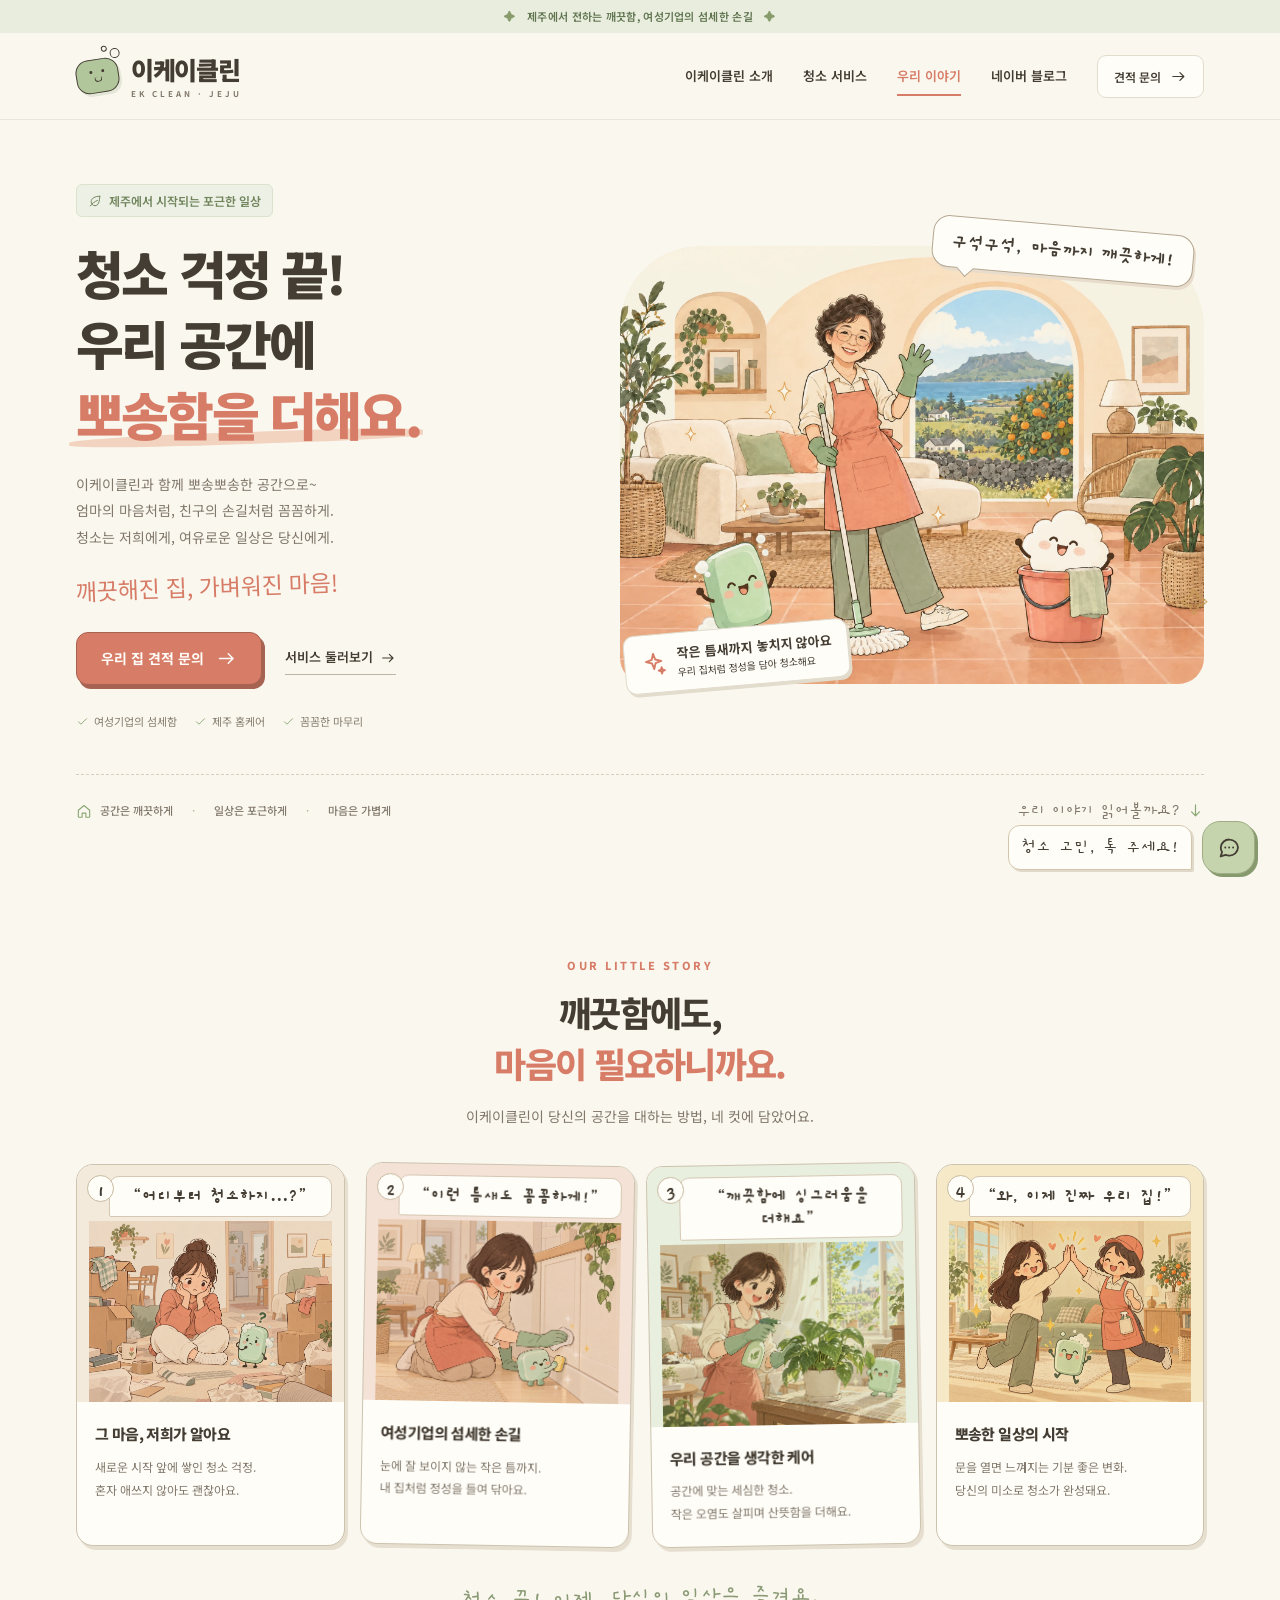
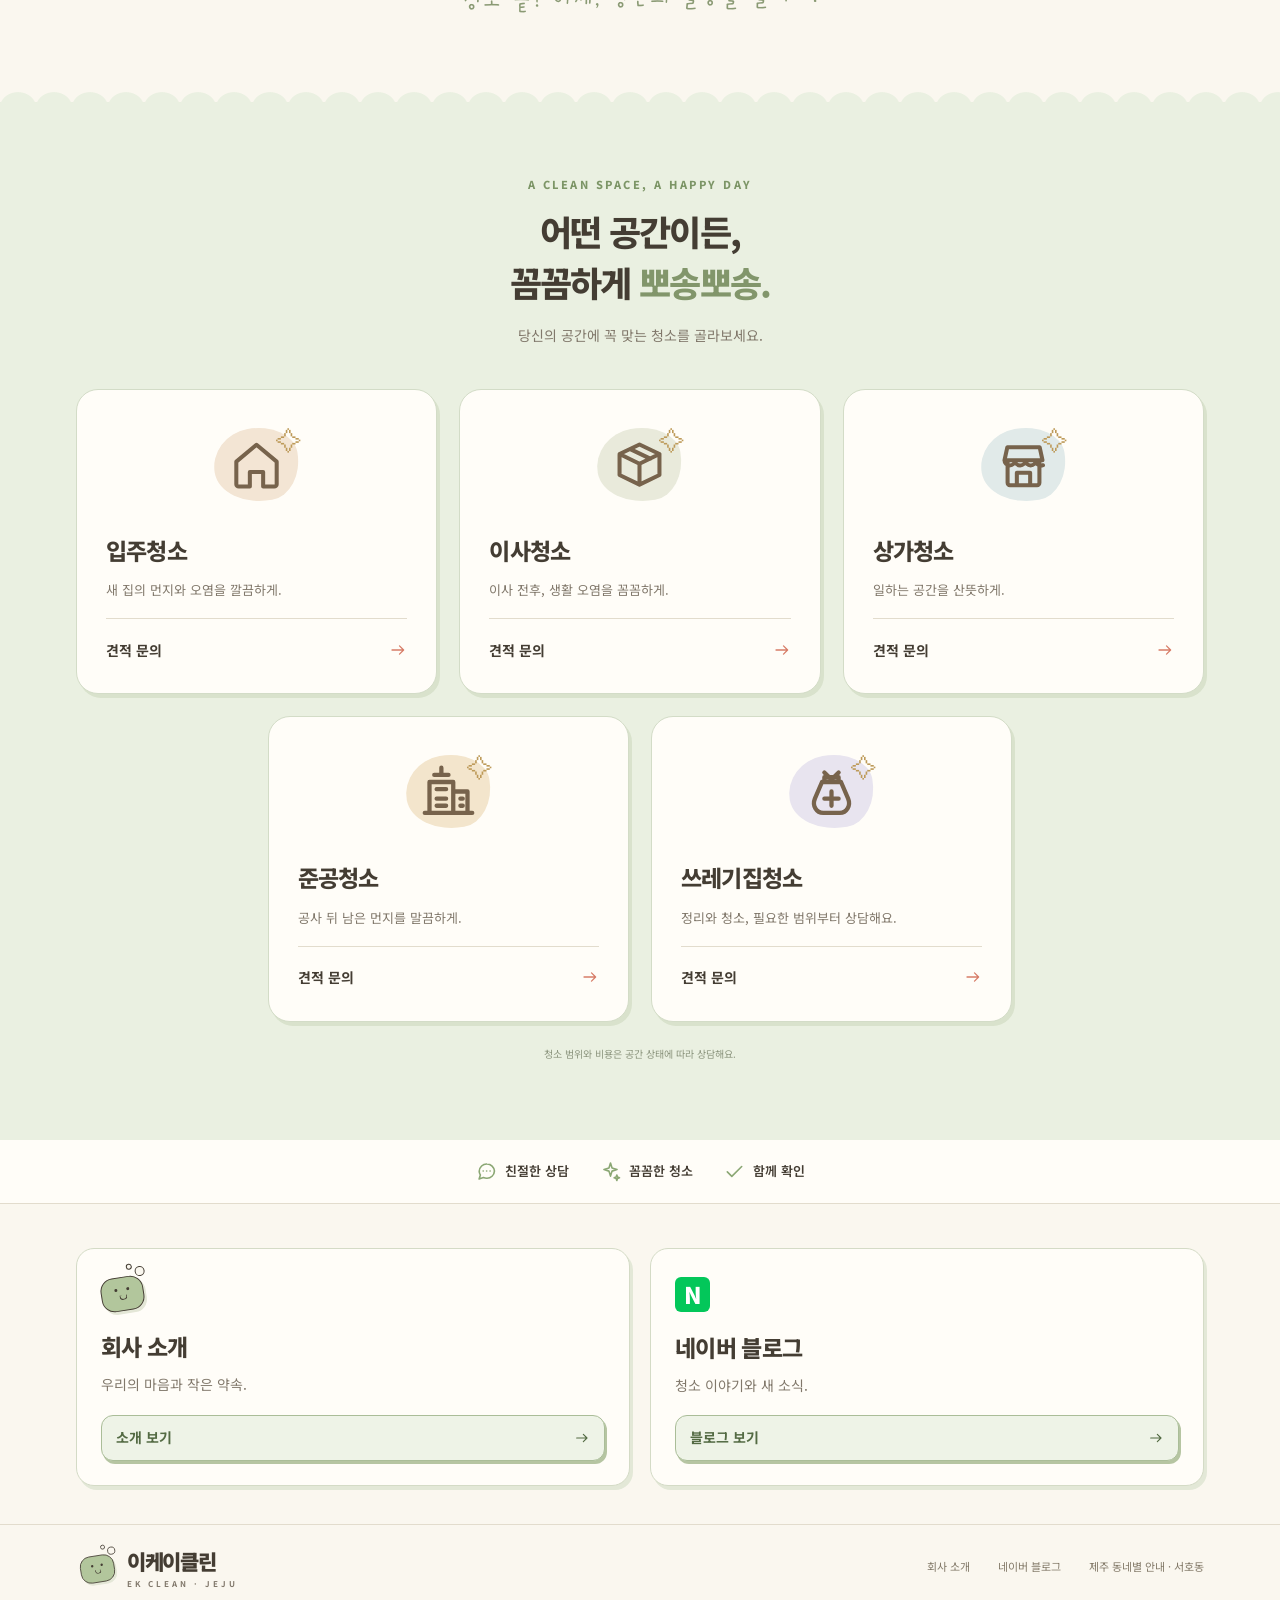
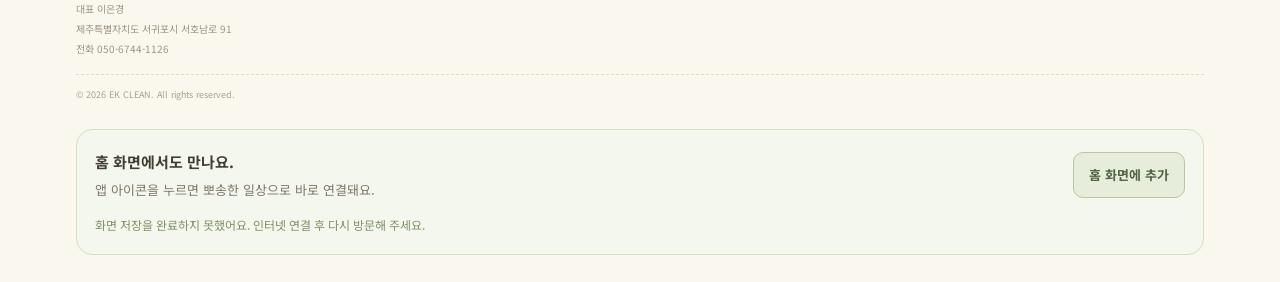
<file: index.html>
<!DOCTYPE html>
<html lang="ko">
<head>
  <meta charset="UTF-8">
  <meta name="viewport" content="width=device-width, initial-scale=1.0, viewport-fit=cover">
  <meta name="theme-color" content="#faf7ef">
  <title>이케이클린 EK CLEAN | 제주 여성기업, 입주·이사·상가·준공·쓰레기집청소</title>
  <meta name="description" content="엄마의 마음처럼, 친구의 손길처럼 꼼꼼하게. 제주 여성기업 이케이클린의 입주청소, 이사청소, 상가청소, 준공청소, 쓰레기집청소를 만나보세요. 대표 이은경, 제주특별자치도 서귀포시 서호남로 91.">
  <meta name="keywords" content="이케이클린,제주청소,서귀포청소,입주청소,이사청소,상가청소,준공청소,쓰레기집청소">
  <meta property="og:type" content="website">
  <meta property="og:site_name" content="이케이클린 EK CLEAN">
  <meta property="og:title" content="청소 걱정 끝! 이케이클린과 뽀송한 일상">
  <meta property="og:description" content="제주 여성기업의 섬세한 손길. 입주·이사·상가·준공·쓰레기집청소로 당신의 공간에 포근함을 더해요.">
  <meta name="twitter:card" content="summary">
  <!-- 정적 PWA 배포본: 글꼴, CSS, 이미지가 폴더에 포함됩니다. -->

  <script>
    /* 실제 업체 정보가 준비되면 아래 두 값만 입력하세요. 빈 값일 때는 연결 준비 안내를 표시합니다. */
    const EK_CONFIG = Object.freeze({
      phone: '050-6744-1126',
      kakaoUrl: '', // 예: https://pf.kakao.com/실제채널/chat
      businessName: '이케이클린',
      address: '제주특별자치도 서귀포시 서호남로 91'
    });
  </script>
  <link rel="manifest" href="./manifest.json">
  <link rel="icon" href="./icons/favicon-32.png" sizes="32x32" type="image/png">
  <link rel="apple-touch-icon" href="./icons/apple-touch-icon.png">
  <meta name="apple-mobile-web-app-capable" content="yes">
  <meta name="apple-mobile-web-app-title" content="이케이클린">
  <meta name="apple-mobile-web-app-status-bar-style" content="default">
  <meta name="mobile-web-app-capable" content="yes">
  <link rel="stylesheet" href="./styles/tailwind.css">
  <link rel="stylesheet" href="./styles/fonts.css">
  <link rel="stylesheet" href="./pwa.css">
  <style>
    :root{--cream:#faf7ef;--paper:#fffdf8;--ink:#443d33;--muted:#81786b;--coral:#d77c67;--peach:#f5e0d3;--sage:#8ba774;--green:#e9efdf;--line:#e2dccd;--yellow:#fae5a9}
    .sr-only{position:absolute;width:1px;height:1px;padding:0;margin:-1px;overflow:hidden;clip:rect(0,0,0,0);white-space:nowrap;border:0}
    *{box-sizing:border-box}html{scroll-behavior:smooth;scroll-padding-top:100px}body{margin:0;background:var(--cream);color:var(--ink);font-family:'Noto Sans KR',sans-serif;font-size:15px;line-height:1.75;word-break:keep-all}button,input,select,textarea{font:inherit}button,a{-webkit-tap-highlight-color:transparent}button{cursor:pointer}a{color:inherit;text-decoration:none}img{display:block;width:100%}button{color:inherit}h1,h2,h3,p{margin:0}svg.icon{width:21px;height:21px;flex-shrink:0}a:focus-visible,button:focus-visible,input:focus-visible,select:focus-visible,textarea:focus-visible{outline:3px solid var(--coral);outline-offset:5px}.container{max-width:1200px;padding:0 36px;margin:0 auto}.hand{font-family:'Gaegu',cursive}.eyebrow{color:var(--coral);font-size:11px;font-weight:800;letter-spacing:2.5px;text-transform:uppercase}.section-title{font-size:35px;line-height:1.45;font-weight:800;letter-spacing:-1.7px}.section-copy{margin-top:15px;color:var(--muted);font-size:14px}.section-heading{text-align:center;margin-bottom:42px}.section-heading .eyebrow{margin-bottom:12px}.text-coral{color:var(--coral)}.skip-link{position:fixed;top:-80px;left:16px;z-index:100;background:var(--ink);color:white;padding:10px 18px;border-radius:8px}.skip-link:focus{top:12px}
    .topnote{background:#e8eddd;text-align:center;padding:7px 20px;color:#617550;font-size:11px;font-weight:600;letter-spacing:.3px}.topnote .tiny-star{display:inline-block;margin:0 8px;color:#879b6b}.site-header{position:sticky;top:0;z-index:40;background:rgba(250,247,239,.96);border-bottom:1px solid rgba(226,220,205,.6);backdrop-filter:blur(14px)}.header-inner{height:86px;display:flex;align-items:center;justify-content:space-between;gap:28px}.brand{display:flex;align-items:center;gap:12px}.brand-name{font-size:25px;font-weight:900;letter-spacing:-1.3px;line-height:1.2}.brand-en{display:block;font-size:8px;font-weight:700;letter-spacing:3px;margin-top:5px;color:var(--muted)}.soap-mark{position:relative;display:inline-block;width:43px;height:34px;border-radius:13px;transform:rotate(-9deg);background:#b2c69c;border:1.7px solid var(--ink);box-shadow:2px 3px 0 #e4e7d7;flex-shrink:0}.soap-mark::before{content:'';position:absolute;top:10px;left:13px;width:3px;height:3px;border-radius:100%;background:var(--ink);box-shadow:12px 0 var(--ink)}.soap-mark::after{content:'';position:absolute;left:17px;top:17px;width:8px;height:5px;border:1.5px solid var(--ink);border-top:0;border-radius:0 0 8px 8px}.soap-bubble{position:absolute;top:-9px;right:-5px;width:10px;height:10px;border:1.5px solid var(--ink);background:var(--cream);border-radius:50%}.soap-bubble::after{content:'';position:absolute;right:11px;top:-5px;width:6px;height:6px;border:1.3px solid var(--ink);border-radius:50%;background:var(--cream)}.nav{display:flex;align-items:center;gap:30px;font-size:13px;font-weight:600}.nav a{position:relative;padding:8px 0;transition:color .2s}.nav a:not(.nav-cta)::after{content:'';height:2px;width:0;background:var(--coral);position:absolute;bottom:0;left:0;transition:width .2s}.nav a:hover,.nav a.active{color:var(--coral)}.nav a:hover::after,.nav a.active::after{width:100%}.btn{display:inline-flex;align-items:center;justify-content:center;gap:12px;border-radius:12px;padding:15px 24px;font-size:14px;font-weight:700;line-height:1.4;border:1px solid var(--ink);box-shadow:3px 4px 0 var(--ink);transition:transform .2s,box-shadow .2s,background .2s}.btn:hover{transform:translate(-1px,-3px);box-shadow:4px 7px 0 var(--ink)}.btn:active{transform:translate(2px,2px);box-shadow:0 1px 0 var(--ink)}.btn-coral{background:var(--coral);color:#fffdf8;border-color:#a76351;box-shadow:3px 4px 0 #a76351}.btn-coral:hover{box-shadow:4px 7px 0 #a76351;background:#cc715d}.btn-dark{background:var(--ink);color:var(--paper);border-color:var(--ink);box-shadow:3px 4px 0 #b7a792}.btn-light{background:var(--paper)}.nav-cta{border:1px solid var(--line);padding:10px 16px;border-radius:9px;background:var(--paper);display:inline-flex;align-items:center;gap:9px;font-size:12px}.nav-cta svg{width:17px;height:17px}.menu-button{display:none;border:1px solid var(--line);background:var(--paper);padding:10px;border-radius:10px}.mobile-nav{display:none}
    .hero{position:relative;overflow:hidden;padding:64px 0 52px}.hero-layout{display:grid;grid-template-columns:1fr 1.12fr;gap:22px;align-items:center}.hero-kicker{display:inline-flex;align-items:center;gap:7px;font-size:12px;font-weight:600;color:#71855d;background:#edf0e5;border:1px solid #dae3ce;padding:5px 11px;border-radius:6px;margin-bottom:21px}.hero-kicker svg{width:14px;height:14px}.hero h1{font-size:52px;font-weight:900;line-height:1.35;letter-spacing:-2.8px}.hero h1 .highlight{position:relative;white-space:nowrap;z-index:1}.hero h1 .highlight::after{content:'';position:absolute;height:12px;width:103%;background:#f1d3bf;bottom:7px;left:-2%;z-index:-1;border-radius:40% 35% 30% 40%;transform:rotate(-2deg)}.hero-sub{color:var(--muted);font-size:14px;line-height:1.9;margin-top:22px;max-width:400px}.hero-hand{font-size:23px;color:var(--coral);margin-top:15px;transform:rotate(-2deg);display:inline-block}.hero-actions{display:flex;align-items:center;gap:23px;margin-top:26px}.text-link{display:inline-flex;gap:7px;align-items:center;font-size:13px;font-weight:600;border-bottom:1px solid #bcb4a5;padding:5px 0}.text-link svg{width:16px;height:16px;transition:transform .2s}.text-link:hover svg{transform:translateX(4px)}.hero-checks{display:flex;gap:17px;margin-top:27px;color:#857d6d;font-size:11px}.hero-checks span{display:flex;align-items:center;gap:5px}.hero-checks svg{width:13px;height:13px;color:var(--sage)}.hero-art{position:relative;min-width:0;padding:26px 0 12px}.hero-art img{aspect-ratio:4/3;object-fit:contain;border-radius:80px 80px 26px 26px;mix-blend-mode:multiply}.bubble{position:relative;border:1.5px solid #b5a892;background:var(--paper);padding:13px 18px;border-radius:17px;font-family:'Gaegu',cursive;font-weight:700;font-size:20px;line-height:1.2;box-shadow:2px 3px 0 #e8ddcc}.bubble::after{content:'';position:absolute;width:12px;height:12px;background:var(--paper);border-bottom:1.5px solid #b5a892;border-right:1.5px solid #b5a892;bottom:-7px;left:28px;transform:rotate(45deg)}.hero-bubble{position:absolute;top:5px;right:10px;transform:rotate(5deg);z-index:2;animation:gentle 5s ease-in-out infinite}.hero-sticker{position:absolute;bottom:10px;left:4px;display:flex;align-items:center;gap:10px;background:#fffdf8;padding:10px 15px;border:1px solid var(--line);border-radius:11px;box-shadow:2px 3px 0 #e2dccd;transform:rotate(-5deg);font-size:10px;line-height:1.6}.hero-sticker svg{color:var(--coral);width:27px;height:27px}.hero-sticker strong{display:block;font-size:13px}.doodle-star{position:absolute;color:#c59955;font-family:'Gaegu',cursive;font-size:35px}.star-one{top:74px;left:12px;transform:rotate(15deg)}.star-two{bottom:65px;right:-5px;font-size:28px}.hero-bottom{margin-top:43px;border-top:1px dashed #d6cfbf;display:flex;justify-content:space-between;align-items:center;padding-top:21px;gap:20px;font-size:11px;color:var(--muted)}.hero-bottom .brand-promise{display:flex;align-items:center;gap:8px;font-weight:500}.hero-bottom svg{width:16px;height:16px;color:var(--sage)}.hero-bottom .dot{color:#b1b998;padding:0 11px}.scroll-hint{display:flex;align-items:center;gap:7px;font-family:'Gaegu',cursive;font-size:17px}.scroll-hint svg{transform:rotate(90deg);width:17px;height:17px}
    .story{padding:78px 0 82px}.story .section-heading{margin-bottom:36px}.story-grid{display:grid;grid-template-columns:repeat(4,minmax(0,1fr));gap:18px}.comic{position:relative;background:var(--paper);border:1px solid #ccc2ae;border-radius:17px;overflow:hidden;box-shadow:3px 4px 0 #e6dfd0;transition:transform .25s,box-shadow .25s}.comic:nth-child(2){transform:rotate(1deg)}.comic:nth-child(3){transform:rotate(-1deg)}.comic:hover{transform:translateY(-7px) rotate(-1deg);box-shadow:5px 9px 0 #e6dfd0}.comic-visual{position:relative;padding:11px 12px 0;background:#f4eadc}.comic:nth-child(2) .comic-visual{background:#f4e2d6}.comic:nth-child(3) .comic-visual{background:#e9efdf}.comic:nth-child(4) .comic-visual{background:#f5e9c8}.panel-number{position:absolute;left:10px;top:10px;display:grid;place-items:center;width:27px;height:27px;border:1px solid #c6b99e;border-radius:50%;background:var(--paper);font-family:'Gaegu',cursive;font-weight:700;font-size:19px;z-index:2}.comic-dialogue{margin:0 0 4px 20px;background:var(--paper);border:1px solid #d5c7b3;padding:8px 9px;border-radius:10px 10px 10px 2px;font-family:'Gaegu',cursive;text-align:center;font-size:18px;font-weight:700;line-height:1.25}.comic img{aspect-ratio:4/3;object-fit:contain;mix-blend-mode:multiply}.comic-body{padding:19px 18px 21px}.comic-body h3{font-size:15px;letter-spacing:-.6px;font-weight:800;margin-bottom:8px}.comic-body p{font-size:12px;color:var(--muted);line-height:1.9}.story-outro{text-align:center;font-size:24px;color:#8a9a74;margin-top:32px;transform:rotate(-1deg)}
    .services{position:relative;background:#eaf0e1;padding:73px 0 78px}.services::before{content:'';position:absolute;left:0;right:0;top:-10px;height:12px;background:radial-gradient(ellipse at center bottom,#eaf0e1 68%,transparent 72%) 0 0/36px 15px repeat-x}.services .eyebrow{color:#7c9566}.service-grid{display:grid;grid-template-columns:repeat(3,minmax(0,1fr));gap:22px}.service-card{background:var(--paper);padding:29px;border:1px solid #d3dcc7;border-radius:22px;box-shadow:3px 4px 0 #d9e2cc;position:relative;transition:transform .25s,box-shadow .25s;display:flex;flex-direction:column}.service-card:hover{transform:translateY(-7px);box-shadow:5px 10px 0 #d9e2cc}.service-top{display:flex;align-items:center;justify-content:space-between;margin-bottom:22px}.service-no{color:#a9ac94;font-size:10px;letter-spacing:1.6px}.service-tag{font-size:10px;padding:4px 9px;background:#f4e6dc;color:#aa6f58;border-radius:6px;font-weight:600}.service-icon{position:relative;width:90px;height:85px;display:grid;place-items:center;align-self:center;margin:3px 0 23px;transition:transform .3s}.service-card:hover .service-icon{transform:rotate(-5deg)}.service-icon::before{content:'';position:absolute;width:85px;height:74px;background:#f3e5d4;border-radius:47% 53% 39% 61% / 51% 42% 58% 49%;transform:rotate(-10deg)}.service-card:nth-child(2) .service-icon::before{background:#e9eadb}.service-card:nth-child(3) .service-icon::before{background:#e1eae9}.service-icon svg{position:relative;width:57px;height:57px;color:#77634c}.icon-spark{position:absolute;right:0;top:0;font-family:'Gaegu',cursive;font-size:26px;color:#bd9a59}.icon-dot{position:absolute;left:1px;bottom:9px;width:9px;height:9px;border:1px solid #cfb396;border-radius:50%}.service-card h3{font-weight:800;font-size:23px;letter-spacing:-.8px}.service-card .service-lead{color:#8c806c;font-size:12px;margin:5px 0 16px}.service-desc{font-size:13px;color:var(--muted);line-height:1.85}.service-list{margin:19px 0 23px;padding:15px 0 0;border-top:1px dashed #ded8ca;list-style:none;font-size:11px;line-height:2.2;color:#766f60}.service-list li{display:flex;align-items:center;gap:7px}.service-list svg{width:13px;height:13px;color:var(--sage)}.service-button{display:flex;justify-content:space-between;align-items:center;border:0;border-top:1px solid var(--line);padding:16px 0 0;background:transparent;font-size:12px;font-weight:700;margin-top:auto}.service-button svg{width:18px;height:18px;color:var(--coral);transition:transform .2s}.service-button:hover svg{transform:translateX(4px)}.extra-services{display:grid;grid-template-columns:1fr 1fr;gap:22px;margin-top:23px}.extra-card{display:flex;align-items:center;gap:16px;background:#f4f6ed;border:1px solid #d5dec9;border-radius:14px;padding:19px 23px}.extra-icon{display:grid;place-items:center;flex-shrink:0;width:46px;height:46px;background:#e4ead8;border-radius:12px}.extra-icon svg{width:26px;height:26px;color:#839169}.extra-card h3{font-size:14px;font-weight:700}.extra-card p{font-size:11px;color:var(--muted);margin-top:3px}.extra-card>button{margin-left:auto;border:0;background:none;padding:8px;color:#829466}.services-note{text-align:center;color:#8b947d;font-size:10px;margin-top:23px}
    .promise{padding:37px 0;background:var(--paper);border-bottom:1px solid var(--line)}.promise-inner{display:flex;align-items:center;justify-content:space-between;gap:35px}.promise-title{font-family:'Gaegu',cursive;font-size:22px;line-height:1.3;flex-shrink:0}.promise-items{display:flex;gap:38px}.promise-item{display:flex;align-items:center;gap:10px;font-size:12px;font-weight:600}.promise-item svg{color:var(--sage);width:23px;height:23px}.promise-item small{display:block;color:#99917f;font-size:10px;font-weight:400}
    .about{padding:86px 0 82px}.about-layout{display:grid;grid-template-columns:.95fr 1.05fr;gap:75px;align-items:center}.about .eyebrow{margin-bottom:15px}.about .section-title{font-size:34px}.about-quote{margin:21px 0 15px;font-family:'Gaegu',cursive;font-size:24px;color:var(--coral);line-height:1.4}.about-copy{font-size:13px;color:var(--muted);line-height:2}.founder{display:flex;gap:12px;align-items:center;margin-top:23px}.founder-badge{display:grid;place-items:center;width:42px;height:42px;background:#f3e2d5;border:1px solid #ddc6b3;border-radius:50%;font-family:'Gaegu',cursive;font-size:22px;color:#a5755c}.founder-name{font-size:13px;font-weight:700}.founder-role{font-size:10px;color:var(--muted)}.founder-sign{margin-left:auto;font-family:'Gaegu',cursive;font-size:28px;transform:rotate(-7deg);color:#786d5b}
    .closing{padding:0 0 76px}.closing-panel{background:#f4e0d4;border:1px solid #e9cbb9;border-radius:25px;padding:40px 55px;display:flex;align-items:center;justify-content:space-between;gap:30px;position:relative;overflow:hidden}.closing .section-title{font-size:30px;line-height:1.5}.closing-copy{font-size:12px;color:#a37f6c;margin-top:10px}.closing-right{display:flex;flex-direction:column;align-items:center;gap:12px;z-index:1}.closing-hand{font-family:'Gaegu',cursive;color:#a87861;font-size:19px;transform:rotate(-4deg)}.closing-note{font-size:10px;color:#9c7c6a}.closing-soap{position:absolute;left:52%;bottom:-11px;opacity:.4;transform:rotate(12deg) scale(2.7)}.closing-smallstar{position:absolute;top:18px;left:56%;font-family:'Gaegu',cursive;font-size:36px;color:#c39277}.site-footer{border-top:1px solid var(--line);padding:35px 0 27px}.footer-top{display:flex;justify-content:space-between;align-items:flex-start;gap:35px}.footer-brand .brand-name{font-size:21px}.footer-brand .soap-mark{transform:rotate(-9deg) scale(.8);margin-right:-4px}.footer-info{margin-top:15px;color:#9d9484;font-size:10px;line-height:2}.footer-links{display:flex;gap:28px;font-size:11px;color:#837a69;padding-top:8px}.footer-links a:hover{color:var(--coral)}.footer-bottom{margin-top:26px;border-top:1px dashed #e0d9cb;padding-top:16px;display:flex;justify-content:space-between;font-size:9px;color:#aaa18f}.footer-bottom .hand{font-size:16px;color:#9ca88a}.desktop-consult{position:fixed;right:25px;bottom:26px;z-index:35;display:flex;align-items:center;gap:10px}.floating-note{background:var(--paper);border:1px solid #d4c6ae;border-radius:12px 12px 2px 12px;padding:6px 12px;font-family:'Gaegu',cursive;font-size:18px;box-shadow:2px 2px 0 #e0d8c9}.floating-btn{display:grid;place-items:center;border:1px solid #9eac83;background:#c6d4ae;border-radius:18px;width:53px;height:53px;box-shadow:3px 3px 0 #879a6e;transition:transform .2s}.floating-btn:hover{transform:translateY(-4px)}.floating-btn svg{width:26px;height:26px}.mobile-cta{display:none}.back-top{position:fixed;right:34px;bottom:95px;z-index:34;background:var(--paper);border:1px solid var(--line);border-radius:50%;width:35px;height:35px;display:grid;place-items:center;opacity:0;visibility:hidden;transition:opacity .2s}.back-top.visible{opacity:1;visibility:visible}.back-top svg{width:16px;height:16px;transform:rotate(-90deg)}
    .consult-dialog{width:min(520px,calc(100% - 32px));padding:0;border:1px solid #bfae94;border-radius:23px;color:var(--ink);background:var(--cream);box-shadow:8px 10px 0 rgba(68,61,51,.15);max-height:calc(100dvh - 40px);overflow-y:auto}.consult-dialog::backdrop{background:rgba(54,49,42,.38);backdrop-filter:blur(4px)}.dialog-content{padding:30px}.dialog-close{position:absolute;top:15px;right:16px;border:0;background:#ede7da;border-radius:50%;padding:7px}.dialog-close svg{width:17px;height:17px}.dialog-title{font-size:24px;font-weight:800;line-height:1.4;letter-spacing:-.9px;margin:6px 0 10px}.dialog-copy{font-size:12px;color:var(--muted);margin-bottom:19px;line-height:1.8}.contact-status{border:1px solid #e8d4b6;background:#f5ecda;border-radius:9px;padding:10px 12px;font-size:11px;margin:0 0 17px;color:#907653}.field{display:flex;flex-direction:column;gap:6px;margin-bottom:14px}.field label{font-size:12px;font-weight:700}.field input,.field select,.field textarea{width:100%;background:var(--paper);border:1px solid #d8cfbc;border-radius:8px;padding:10px 12px;color:var(--ink);font-size:12px}.field textarea{resize:vertical}.form-row{display:grid;grid-template-columns:1fr 1fr;gap:13px}.full-btn{width:100%;margin-top:3px}.dialog-disclaimer{font-size:10px;color:#9d917e;margin-top:12px;text-align:center}.message-result{margin-top:18px;border-top:1px dashed #d4c9b6;padding-top:18px}.result-title{font-size:13px;font-weight:700;margin-bottom:9px}.result-actions{display:flex;gap:10px;margin-top:12px;flex-wrap:wrap}.result-actions .btn{font-size:11px;padding:11px 13px;flex:1;gap:7px}.result-actions svg{width:15px;height:15px}.copy-message{font-size:11px;color:#839369;margin-top:10px;min-height:18px}.toast{position:fixed;bottom:26px;left:50%;transform:translate(-50%,15px);background:var(--ink);color:var(--paper);padding:12px 20px;border-radius:12px;font-size:12px;z-index:80;opacity:0;visibility:hidden;transition:transform .2s,opacity .2s;width:max-content;max-width:calc(100% - 32px);box-shadow:0 5px 20px #443d3320}.toast.show{transform:translate(-50%,0);opacity:1;visibility:visible}[hidden]{display:none!important}@keyframes gentle{0%,100%{transform:translateY(0) rotate(5deg)}50%{transform:translateY(-6px) rotate(3deg)}}
    .blog-link{max-width:100%;padding:12px 18px;font-size:12px;background:#eef3e7;color:#536a43;border-color:#aabd98;box-shadow:3px 4px 0 #9cae89}.blog-link:hover{background:#e3edda;box-shadow:4px 7px 0 #9cae89}.naver-mark{display:grid;place-items:center;width:23px;height:23px;border-radius:6px;background:#03c75a;color:white;font-size:14px;font-weight:900;line-height:1;flex-shrink:0}.blog-link svg{width:17px;height:17px}
    @media(min-width:1400px){.hero{padding-top:75px;padding-bottom:60px}.hero-layout{gap:40px}.hero h1{font-size:56px}.hero-art img{min-height:415px}}
    @media(max-width:1023px){.container{padding:0 26px}.nav{gap:20px}.hero h1{font-size:44px}.hero-layout{grid-template-columns:1fr 1.05fr;gap:15px}.hero-bubble{font-size:18px}.hero-checks{gap:10px;font-size:10px}.story-grid{gap:13px}.comic-body{padding:17px 13px}.comic-body h3{font-size:13px}.comic-dialogue{font-size:16px}.service-card{padding:24px}.about-layout{gap:40px}.promise-items{gap:20px}.promise-item{font-size:11px}.closing-panel{padding:35px}.closing .section-title{font-size:27px}.footer-links{gap:20px}}
    @media(max-width:767px){html{scroll-padding-top:80px}.container{padding:0 22px}.topnote{font-size:10px;padding:6px 12px}.header-inner{height:72px}.brand-name{font-size:22px}.brand-en{font-size:7px}.brand{gap:10px}.soap-mark{width:39px;height:32px}.nav{display:none}.menu-button{display:block}.mobile-nav{background:var(--paper);padding:8px 22px 19px;border-top:1px solid var(--line)}.mobile-nav.open{display:flex;flex-direction:column;gap:3px}.mobile-nav a,.mobile-nav button{padding:11px 10px;font-size:13px;text-align:left;border:0;background:transparent;border-radius:8px}.mobile-nav a:hover{background:var(--green)}.mobile-nav button{background:var(--peach);margin-top:5px;font-weight:700}.hero{padding:36px 0 29px}.hero-layout{grid-template-columns:1fr;gap:10px}.hero-copy{text-align:center}.hero-kicker{font-size:10px;margin-bottom:18px}.hero h1{font-size:43px;letter-spacing:-2.4px;line-height:1.3}.hero-sub{font-size:12px;margin:19px auto 0;max-width:330px}.hero-hand{font-size:22px;margin-top:10px}.hero-actions{justify-content:center;gap:20px;margin-top:22px}.hero-actions .btn{font-size:13px;padding:14px 20px}.text-link{font-size:12px}.hero-checks{justify-content:center;gap:16px;margin-top:23px;font-size:10px}.hero-art{max-width:430px;margin:5px auto 0;width:100%;padding:25px 3px 11px}.hero-art img{border-radius:55px 55px 20px 20px}.hero-bubble{top:12px;right:7px;font-size:17px;padding:11px 14px}.hero-sticker{left:10px;bottom:5px;padding:8px 12px;font-size:9px}.hero-sticker strong{font-size:11px}.hero-sticker svg{width:24px;height:24px}.star-one{top:67px;left:7px;font-size:28px}.star-two{bottom:50px;right:5px;font-size:24px}.hero-bottom{margin-top:28px;justify-content:center;text-align:center;font-size:10px;padding-top:18px}.hero-bottom .scroll-hint{display:none}.hero-bottom .dot{padding:0 8px}.story{padding:55px 0 61px}.section-title{font-size:28px;letter-spacing:-1.2px}.section-copy{font-size:12px;margin-top:12px}.section-heading{margin-bottom:29px}.eyebrow{font-size:9px;letter-spacing:2px}.story-grid{grid-template-columns:1fr 1fr;gap:17px 13px}.comic-dialogue{font-size:16px;padding:7px 5px;margin-left:15px}.comic-visual{padding:9px 8px 0}.panel-number{left:7px;top:9px;width:24px;height:24px;font-size:17px}.comic-body{padding:15px 13px 17px}.comic-body h3{font-size:13px;margin-bottom:6px}.comic-body p{font-size:10px;line-height:1.8}.story-outro{font-size:21px;margin-top:25px}.services{padding:54px 0 57px}.service-grid{grid-template-columns:1fr;gap:18px}.service-card{padding:23px 25px;border-radius:18px}.service-top{margin-bottom:6px}.service-icon{position:absolute;right:26px;top:57px;width:77px;height:76px;margin:0}.service-icon::before{width:76px;height:68px}.service-icon svg{width:47px;height:47px}.service-card h3{font-size:24px;margin-top:12px;max-width:calc(100% - 100px)}.service-lead{max-width:calc(100% - 100px)}.service-desc{max-width:calc(100% - 92px);font-size:12px;margin-bottom:0}.service-list{display:flex;flex-wrap:wrap;gap:1px 14px;margin:18px 0 14px;padding-top:12px;font-size:10px}.service-button{padding-top:13px}.extra-services{grid-template-columns:1fr;gap:11px;margin-top:18px}.extra-card{padding:16px 18px;gap:12px}.extra-card p{font-size:10px}.services-note{font-size:9px;margin-top:19px}.promise{padding:25px 0}.promise-inner{flex-direction:column;gap:18px}.promise-title{text-align:center;font-size:23px}.promise-items{width:100%;gap:12px;justify-content:space-between}.promise-item{gap:5px;font-size:10px;flex-direction:column;text-align:center}.promise-item svg{width:21px;height:21px}.promise-item small{font-size:8px}.about{padding:59px 0}.about-layout{grid-template-columns:1fr;gap:30px}.about .section-title{font-size:29px}.about-quote{font-size:23px;margin-top:17px}.about-copy{font-size:12px}.founder{margin-top:19px}.closing{padding-bottom:53px}.closing-panel{padding:30px 25px 28px;flex-direction:column;text-align:center;gap:23px;border-radius:21px}.closing .section-title{font-size:27px}.closing-copy{font-size:11px}.closing-soap{left:84%;bottom:15px;transform:rotate(16deg) scale(2)}.closing-smallstar{left:14px;top:18px;font-size:27px}.closing-right{gap:10px}.closing-right .btn{padding:14px 24px;font-size:13px}.site-footer{padding:28px 0 116px}.footer-top{flex-direction:column;gap:23px}.footer-links{gap:25px;font-size:10px;padding:0}.footer-info{font-size:9px;margin-top:13px}.footer-bottom{font-size:8px;gap:10px;flex-wrap:wrap;margin-top:23px}.footer-bottom .hand{font-size:15px}.desktop-consult{display:none}.mobile-cta{position:fixed;bottom:0;left:0;right:0;z-index:45;display:flex;gap:10px;padding:11px 15px calc(11px + env(safe-area-inset-bottom));background:rgba(250,247,239,.98);border-top:1px solid #d9d2c2;box-shadow:0 -4px 15px #443d3307}.mobile-cta button{border:1px solid #b9c6a2;border-radius:10px;padding:13px 9px;display:flex;align-items:center;justify-content:center;gap:7px;font-size:12px;font-weight:700;flex:1;background:#dce6c9}.mobile-cta button:last-child{background:var(--paper);border-color:#d9cfbc}.mobile-cta svg{width:18px;height:18px}.mobile-cta .mobile-bubble{position:absolute;top:-30px;left:24px;border:1px solid #c3caa9;background:#f6f8ef;border-radius:10px 10px 0 10px;padding:3px 10px;font-family:'Gaegu',cursive;font-size:15px;font-weight:700;color:#84916c;line-height:1.4}.back-top{right:17px;bottom:105px;width:33px;height:33px}.toast{bottom:100px;font-size:11px}.dialog-content{padding:26px 22px}.dialog-title{font-size:22px}.dialog-close{right:12px;top:12px}.consult-dialog{max-height:calc(100dvh - 28px)}.form-row{gap:10px}.result-actions .btn{font-size:10px;padding:10px}}
    @media(max-width:370px){.container{padding:0 17px}.hero h1{font-size:38px}.hero-actions{gap:15px}.comic-body{padding:13px 10px}.comic-body h3{font-size:12px}.comic-dialogue{font-size:14px}.promise-items{gap:8px}.service-card{padding:22px}.service-icon{right:18px}.closing .section-title{font-size:25px}}
    @media(prefers-reduced-motion:reduce){html{scroll-behavior:auto}*,*::before,*::after{animation:none!important;transition:none!important}.comic:nth-child(2),.comic:nth-child(3){transform:none}.comic:hover,.btn:hover,.floating-btn:hover{transform:none}}
    .journal-card{min-width:0;border:1px solid #bdc7aa;border-radius:23px;background:var(--paper);overflow:hidden;box-shadow:4px 5px 0 #dde3d1;transform:rotate(1deg);transition:transform .25s,box-shadow .25s;scroll-margin-top:100px}.journal-card:hover{transform:rotate(0deg) translateY(-3px);box-shadow:5px 8px 0 #dde3d1}.journal-cover{position:relative;background:#e4ebd8;padding:20px 24px 25px;overflow:hidden}.journal-cover-top{display:flex;align-items:center;justify-content:space-between;gap:12px}.journal-platform{display:inline-flex;align-items:center;gap:7px;color:#61774c;font-size:9px;font-weight:800;letter-spacing:1.8px}.journal-platform .naver-mark{width:18px;height:18px;font-size:11px;border-radius:5px}.journal-cover-top>.hand{font-size:18px;color:#87996e;transform:rotate(5deg)}.journal-notebook{position:relative;margin:23px auto 0;padding:16px 26px 19px;max-width:310px;background:#fffaf0;border:1px solid #c6c4a7;border-radius:5px 13px 13px 5px;box-shadow:5px 6px 0 #cbd5ba;transform:rotate(-4deg);background-image:repeating-linear-gradient(0deg,transparent,transparent 27px,#e7e3d2 27px,#e7e3d2 28px)}.journal-notebook::before{content:'';position:absolute;top:0;bottom:0;left:15px;border-left:1px dashed #dbb2a0}.notebook-label{font-size:8px;font-weight:700;letter-spacing:2px;color:#9b957b;background:#fffaf0;padding:2px 4px}.notebook-title{font-size:33px;color:#677d53;line-height:1.08;font-weight:700;letter-spacing:-1px;margin:12px 0 9px}.notebook-note{font-size:16px;color:#a68d73;background:#fffaf0;padding:2px 0}.notebook-soap{position:absolute;right:21px;bottom:24px;transform:rotate(12deg) scale(1.2)}.notebook-leaf{position:absolute;width:23px!important;height:23px!important;right:21px;top:19px;color:#92a57b;transform:rotate(20deg)}.journal-spark{position:absolute;font-family:'Gaegu',cursive;color:#a0ad88}.journal-spark-one{left:17px;bottom:21px;font-size:31px}.journal-spark-two{right:20px;top:64px;font-size:18px}.journal-body{padding:26px 28px 24px}.journal-eyebrow{font-size:10px;font-weight:700;color:#879b6d;letter-spacing:.8px;margin-bottom:8px}.journal-body h3{font-size:25px;font-weight:800;letter-spacing:-1px;line-height:1.5}.journal-description{font-size:12px;color:var(--muted);line-height:1.85;margin-top:12px}.journal-tags{display:flex;flex-wrap:wrap;gap:7px;margin:17px 0 22px}.journal-tags span{font-size:9px;color:#8c947c;padding:3px 8px;border:1px solid #e0e6d6;border-radius:6px;background:#f6f8ef}.journal-cta{width:100%;justify-content:flex-start;padding:13px 17px}.journal-cta>svg{margin-left:auto}.journal-url{font-size:9px;color:#a0a48f;text-align:center;margin-top:13px;letter-spacing:.2px}
    @media(max-width:767px){.journal-card{transform:none;border-radius:20px;scroll-margin-top:85px}.journal-cover{padding:18px 20px 24px}.journal-cover-top>.hand{font-size:17px}.journal-notebook{max-width:280px;margin-top:22px;padding:16px 24px 17px}.notebook-title{font-size:31px}.notebook-note{font-size:15px}.journal-body{padding:23px 23px 21px}.journal-body h3{font-size:24px}.journal-description{font-size:11px}.journal-tags{margin:16px 0 20px}.journal-cta{font-size:12px}.journal-card:hover{transform:none}}
    @media(prefers-reduced-motion:reduce){.journal-card,.journal-card:hover{transform:none;transition:none}}
    /* Mobile comfort: quiet motion, readable copy, stable content and large touch targets. */
    @media(max-width:767px){
      html{scroll-behavior:auto;scroll-padding-top:82px;-webkit-text-size-adjust:100%;text-size-adjust:100%}
      body{--mobile-dock-space:88px}
      main{padding-bottom:16px}
      .header-inner{height:68px}
      .brand{min-height:44px}
      .menu-button{width:46px;height:46px;display:grid;place-items:center;padding:10px}
      .mobile-nav{position:absolute;top:100%;left:0;right:0;max-height:calc(100dvh - 165px);overflow-y:auto;overscroll-behavior:contain;box-shadow:0 8px 14px #443d3310;padding:10px 20px 16px}
      .mobile-nav a,.mobile-nav button{font-size:14px;min-height:46px;display:flex;align-items:center}
      .hero{padding-top:28px}
      .hero h1{font-size:clamp(30px,9vw,40px);line-height:1.34;letter-spacing:-1.7px}
      .hero h1 .highlight{white-space:normal}
      .hero-sub{font-size:15px;line-height:1.85;max-width:360px}
      .hero-kicker{font-size:11px}
      .hero-actions{flex-wrap:wrap;gap:14px 20px}
      .hero-actions .btn{font-size:14px;min-height:48px}
      .hero-actions .text-link{font-size:13px;min-height:46px;justify-content:center}
      .hero-checks{flex-wrap:wrap;font-size:11px;gap:7px 13px}
      .hero-bottom{font-size:11px}
      .hero-bubble{animation:none}
      .hero-sticker{font-size:11px}.hero-sticker strong{font-size:12px}
      .section-copy{font-size:14px;line-height:1.8}.eyebrow{font-size:10px}
      .story-grid{grid-template-columns:1fr;gap:17px}
      .comic,.comic:nth-child(2),.comic:nth-child(3),.comic:hover{transform:none;display:grid;grid-template-columns:minmax(0,.95fr) minmax(0,1.05fr);align-items:stretch}
      .comic-visual{padding:12px 8px 0;display:flex;flex-direction:column;justify-content:center}
      .comic-dialogue{font-size:17px;margin-left:14px;padding:9px 6px;line-height:1.25}
      .comic img{margin-top:auto}
      .comic-body{padding:20px 14px;display:flex;flex-direction:column;justify-content:center}
      .comic-body h3{font-size:16px;line-height:1.55;letter-spacing:-.5px;margin-bottom:9px}
      .comic-body p{font-size:14px;line-height:1.8;color:#756d60}
      .comic-body p br{display:none}
      .service-card{padding:24px}
      .service-card .service-lead{font-size:13px;max-width:calc(100% - 75px);margin-bottom:12px;line-height:1.7}
      .service-card h3{max-width:calc(100% - 75px)}
      .service-icon{width:65px;height:65px;right:23px;top:56px}.service-icon::before{width:65px;height:60px}.service-icon svg{width:43px;height:43px}
      .service-desc{font-size:14px;line-height:1.9;max-width:none;margin-top:14px}
      .service-desc br{display:none}
      .service-list{font-size:12px;line-height:1.9;gap:7px 13px}
      .service-button{font-size:14px;min-height:48px;padding-top:13px}
      .extra-card{padding:18px 15px;gap:11px}.extra-card h3{font-size:16px}.extra-card p{font-size:13px;line-height:1.75}
      .extra-card>div{min-width:0}.extra-card>button{width:44px;min-width:44px;height:44px;display:grid;place-items:center;padding:10px}
      .services-note{font-size:12px;line-height:1.8;color:#747e67}
      .promise-items{gap:14px;flex-wrap:wrap;justify-content:center}.promise-item{font-size:12px;flex:1;min-width:85px}.promise-item small{font-size:11px;line-height:1.7}
      .about-copy{font-size:15px;line-height:1.95}.about-copy br{display:none}
      .founder-name{font-size:15px}.founder-role{font-size:12px}
      .journal-description{font-size:14px;line-height:1.9}.journal-description br{display:none}
      .journal-eyebrow{font-size:12px}.journal-tags span{font-size:11px}.journal-url{font-size:11px;color:#7c856e}
      .journal-cover-top{flex-wrap:wrap;gap:8px}.journal-cta{font-size:14px;min-height:50px;gap:9px;padding:13px 14px}
      .journal-cta>span:not(.naver-mark){min-width:0;flex:1;line-height:1.5}
      .closing-copy{font-size:14px;line-height:1.8}.closing-note{font-size:12px}.closing-right .btn{font-size:14px;min-height:48px}
      .footer-info{font-size:12px;line-height:1.9;color:#827968}.footer-links{font-size:12px;flex-wrap:wrap;gap:8px 18px}.footer-links a{min-height:44px;display:flex;align-items:center}
      .footer-bottom{font-size:10px;color:#8b8170;line-height:1.8}
      .site-footer{padding-bottom:calc(105px + env(safe-area-inset-bottom))}
      .mobile-cta{padding:10px 14px calc(10px + env(safe-area-inset-bottom));gap:10px}
      .mobile-cta .mobile-bubble{display:none}
      .mobile-cta button{font-size:13px;min-height:48px;min-width:0;padding:12px 8px}
      .back-top{width:44px;height:44px;right:15px;bottom:calc(87px + env(safe-area-inset-bottom))}
      .consult-dialog{width:calc(100% - 24px);max-height:calc(100dvh - 24px);overscroll-behavior:contain;scroll-padding-top:64px}
      .dialog-content{padding:54px 20px 24px}
      .dialog-copy{font-size:14px;line-height:1.85}.contact-status{font-size:13px;line-height:1.8}
      .field label{font-size:14px}.field input,.field select,.field textarea{font-size:16px;min-height:48px;min-width:0;padding:11px 12px;line-height:1.5}
      .field textarea{min-height:88px}
      .form-row{grid-template-columns:1fr;gap:0}
      .dialog-disclaimer{font-size:12px;line-height:1.8}.result-title{font-size:15px}.copy-message{font-size:13px;line-height:1.8}
      .result-actions{display:grid;grid-template-columns:1fr 1fr;gap:13px}.result-actions .btn{font-size:13px;min-height:46px;padding:12px 10px}.result-actions .btn:first-child{grid-column:1/-1}
      .toast{bottom:calc(90px + env(safe-area-inset-bottom));font-size:13px;line-height:1.7}
    }
    .dialog-toolbar{position:sticky;top:0;z-index:5;height:0;display:flex;justify-content:flex-end;pointer-events:none}
    .dialog-toolbar .dialog-close{position:relative;top:10px;right:10px;pointer-events:auto;width:44px;height:44px;padding:11px;display:grid;place-items:center;flex-shrink:0;border:1px solid #ddd4c1}
    @media(hover:none),(pointer:coarse){
      html{scroll-behavior:auto}
      .hero-bubble{animation:none!important}
      .btn:hover,.btn:active,.comic:hover,.comic:nth-child(2),.comic:nth-child(3),.service-card:hover,.service-card:hover .service-icon,.journal-card,.journal-card:hover,.floating-btn:hover{transform:none!important}
      .btn,.comic,.service-card,.service-icon,.journal-card,.text-link svg,.service-button svg,.back-top,.toast{transition:none}
      .text-link:hover svg,.service-button:hover svg{transform:none}
    }
    @media(min-width:768px) and (max-width:1023px) and (pointer:coarse){
      .header-inner{height:64px}.nav{display:none}.menu-button{display:grid;place-items:center;width:46px;height:46px;padding:10px}
      .mobile-nav{position:absolute;top:100%;left:0;right:0;background:var(--paper);padding:8px 26px 15px;border-top:1px solid var(--line);max-height:calc(100dvh - 130px);overflow-y:auto;overscroll-behavior:contain;box-shadow:0 8px 14px #443d3310}
      .mobile-nav.open{display:flex;flex-direction:column;gap:2px}
      .mobile-nav a,.mobile-nav button{min-height:44px;padding:10px;font-size:14px;text-align:left;display:flex;align-items:center;border:0;border-radius:8px;background:transparent}
      .mobile-nav button{background:var(--peach);font-weight:700;margin-top:4px}
      .desktop-consult{display:none}.mobile-cta{position:fixed;left:0;right:0;bottom:0;display:flex;gap:12px;padding:7px 26px calc(7px + env(safe-area-inset-bottom));background:var(--cream);border-top:1px solid var(--line);z-index:45}
      .mobile-cta .mobile-bubble{display:none}.mobile-cta button{flex:1;display:flex;justify-content:center;align-items:center;gap:8px;min-height:44px;padding:9px;border:1px solid #b9c6a2;border-radius:10px;background:#dce6c9;font-size:13px;font-weight:700}
      .mobile-cta button:last-child{background:var(--paper);border-color:var(--line)}.site-footer{padding-bottom:95px}.back-top{width:44px;height:44px;right:24px;bottom:75px}
      .field input,.field select,.field textarea{font-size:16px;min-height:48px;min-width:0}.consult-dialog{max-height:calc(100dvh - 20px)}.dialog-content{padding-top:55px}.dialog-copy{font-size:14px}
    }
    @media(max-width:350px){.container{padding:0 16px}.hero-actions .btn{width:100%}.hero-actions .text-link{width:100%}.comic{grid-template-columns:minmax(0,.9fr) minmax(0,1.1fr)}.comic-body{padding:17px 12px}.comic-body h3{font-size:15px}.comic-body p{font-size:14px}.comic-dialogue{font-size:16px}.hero-checks{font-size:11px}.journal-cover{padding-left:17px;padding-right:17px}.journal-body{padding:22px 18px}.notebook-note{font-size:13px}.mobile-cta{padding-left:11px;padding-right:11px;gap:8px}.mobile-cta button{font-size:12px}}
    @media(hover:none),(pointer:coarse){.skip-link,.brand,.text-link,.scroll-hint,.footer-links a{min-height:44px}.footer-links a{display:flex;align-items:center}.service-button{min-height:48px;font-size:14px}.extra-card>button{width:44px;min-width:44px;height:44px;display:grid;place-items:center;padding:10px}.journal-cta{min-height:50px}}
    @media(min-width:768px) and (max-width:1023px) and (pointer:coarse){.story-grid{grid-template-columns:1fr 1fr}.comic-body p,.service-desc,.about-copy,.journal-description{font-size:14px;line-height:1.85}.extra-card h3{font-size:16px}.extra-card p{font-size:13px;line-height:1.75}.section-copy{font-size:14px}.footer-info{font-size:12px}.footer-links{font-size:12px}.promise-item small{font-size:11px}}
    .about-layout{align-items:start}.company-label{display:inline-flex;align-items:center;gap:7px;background:#edf1e4;border:1px solid #d6dfc7;color:#708758;border-radius:7px;padding:5px 10px;font-size:11px;font-weight:700;margin-bottom:13px}.company-label svg{width:15px;height:15px}.certificate-card{background:#f7f8ef;border:1px solid #cbd5b9;border-radius:18px;box-shadow:3px 4px 0 #e1e7d5;padding:22px;margin-top:29px;min-width:0}.certificate-heading{display:flex;align-items:center;gap:11px}.certificate-badge{width:39px;height:39px;display:grid;place-items:center;flex-shrink:0;border-radius:12px;background:#e3ead6;color:#7b9364;border:1px solid #cbd6b7}.certificate-badge svg{width:25px;height:25px}.certificate-eyebrow{font-size:8px;letter-spacing:1.6px;color:#8da171;font-weight:800}.certificate-heading h3{font-size:17px;letter-spacing:-.7px;font-weight:800;line-height:1.5;margin-top:3px}.certificate-copy{font-size:12px;line-height:1.85;color:#7f856e;margin-top:13px}.certificate-content{display:grid;grid-template-columns:108px minmax(0,1fr);gap:19px;align-items:center;margin-top:20px}.certificate-thumbnail{background:var(--paper);border:1px solid #d9dccb;border-radius:9px;padding:6px 6px 7px;box-shadow:2px 3px 0 #e3e5d7;display:block;overflow:hidden}.certificate-thumbnail img{width:100%;aspect-ratio:595/841;object-fit:contain}.certificate-thumbnail span{display:block;font-size:8px;color:#9a9d88;text-align:center;padding-top:5px}.certificate-facts{margin:0;display:flex;flex-direction:column;gap:11px}.certificate-facts dt{font-size:10px;color:#99a184}.certificate-facts dd{margin:2px 0 0;font-size:12px;font-weight:600;color:#677455;line-height:1.65;overflow-wrap:anywhere}.certificate-facts time{white-space:nowrap}.certificate-range{margin:0 5px;color:#a6af96}.certificate-details{border-top:1px dashed #d6dec8;margin-top:19px;padding-top:5px}.certificate-details summary{list-style:none;cursor:pointer;display:flex;align-items:center;justify-content:space-between;min-height:44px;font-size:11px;font-weight:600;color:#7c8b69}.certificate-details summary::-webkit-details-marker{display:none}.certificate-details summary svg{width:15px;height:15px;transform:rotate(90deg)}.certificate-details[open] summary svg{transform:rotate(-90deg)}.certificate-details dl{margin:0 0 15px}.certificate-details dl div{margin-bottom:8px}.certificate-details dt{font-size:10px;color:#9aa48b}.certificate-details dd{margin:2px 0 0;font-size:11px;color:#76836a;overflow-wrap:anywhere}.certificate-link{display:flex;align-items:center;gap:8px;border:1px solid #b5c69e;background:#e9efdc;color:#627a4d;border-radius:9px;min-height:46px;padding:11px 13px;font-size:12px;font-weight:700}.certificate-link svg{width:17px;height:17px}.certificate-link svg:last-child{margin-left:auto}.certificate-privacy{font-size:9px;line-height:1.75;color:#a2aa95;margin-top:11px}.certificate-thumbnail:focus-visible,.certificate-details summary:focus-visible{outline:3px solid var(--coral);outline-offset:4px}.service-card:nth-child(4) .service-icon::before{background:#f3e5cc}.service-card:nth-child(5) .service-icon::before{background:#e8e4ef}
    @media(min-width:1024px){.service-grid{grid-template-columns:repeat(6,minmax(0,1fr))}.service-card{grid-column:span 2}.service-card:nth-child(4){grid-column:2/span 2}.service-card:nth-child(5){grid-column:4/span 2}}
    @media(min-width:768px) and (max-width:1023px){.service-grid{grid-template-columns:repeat(2,minmax(0,1fr))}.service-card:last-child{grid-column:1/-1;max-width:calc(50% - 11px);width:100%;justify-self:center}}
    @media(max-width:767px){.certificate-card{padding:20px 18px;border-radius:16px;margin-top:26px}.certificate-heading{gap:9px}.certificate-heading h3{font-size:17px}.certificate-eyebrow{font-size:8px;letter-spacing:1.1px}.certificate-copy{font-size:14px;line-height:1.85}.certificate-copy br{display:none}.certificate-content{grid-template-columns:100px minmax(0,1fr);gap:16px;margin-top:19px}.certificate-facts dt{font-size:11px}.certificate-facts dd{font-size:13px}.certificate-range{display:none}.certificate-facts time{display:block}.certificate-details summary{font-size:13px;min-height:46px}.certificate-details dt{font-size:11px}.certificate-details dd{font-size:13px}.certificate-link{font-size:14px;min-height:48px}.certificate-privacy{font-size:11px}.certificate-thumbnail span{font-size:9px}.company-label{font-size:12px}.service-grid{grid-template-columns:1fr}.service-card h3{font-size:23px;letter-spacing:-.9px}.service-card .service-lead{font-size:13px}}
    @media(max-width:350px){.certificate-content{grid-template-columns:86px minmax(0,1fr);gap:13px}.certificate-heading h3{font-size:16px}.certificate-card{padding:18px 15px}.certificate-eyebrow{letter-spacing:.6px}.certificate-privacy{font-size:10px}.certificate-facts dd{font-size:12px}.service-card h3{font-size:22px}}
    @media(hover:hover) and (pointer:fine){.certificate-link:hover{background:#dfe9cd}.certificate-thumbnail:hover{border-color:#94ad77}}
    .company-teaser-link{margin-top:24px;min-height:48px}.about-layout{align-items:center}.about-teaser{padding:9px 0}.about-teaser .section-title{font-size:32px}.about-teaser .about-copy{max-width:420px}@media(max-width:767px){.about-teaser .section-title{font-size:28px}.about-teaser .about-copy br{display:none}.company-teaser-link{font-size:14px;min-height:48px}}
  </style>
  <link rel="stylesheet" href="./styles/mobile-compact.css">
  <script type="application/ld+json">{"@context": "https://schema.org", "@type": "HouseCleaningService", "@id": "https://www.ekclean.co.kr/#business", "name": "이케이클린 (EK CLEAN)", "alternateName": ["이케이클린", "EK클린", "EK CLEAN"], "description": "서귀포에 본사를 둔 제주 여성기업 청소업체. 입주청소·이사청소·상가청소·준공청소·쓰레기집청소, 제주 전 지역 방문.", "url": "https://www.ekclean.co.kr/", "telephone": "050-6744-1126", "image": "https://www.ekclean.co.kr/logo.svg", "founder": {"@type": "Person", "name": "이은경"}, "address": {"@type": "PostalAddress", "streetAddress": "서호남로 91", "addressLocality": "서귀포시", "addressRegion": "제주특별자치도", "addressCountry": "KR"}, "areaServed": [{"@type": "City", "name": "서귀포시"}, {"@type": "City", "name": "제주시"}, {"@type": "AdministrativeArea", "name": "제주특별자치도"}], "sameAs": ["https://blog.naver.com/ekclean"], "knowsAbout": ["입주청소", "이사청소", "상가청소", "준공청소", "쓰레기집청소"]}</script>
</head>
<body>
  <a href="#main" class="skip-link">본문으로 바로 가기</a>
  <svg xmlns="http://www.w3.org/2000/svg" style="display:none" aria-hidden="true">
  <symbol id="i-construction" viewBox="0 0 24 24" fill="none" stroke="currentColor" stroke-width="1.8" stroke-linecap="round" stroke-linejoin="round"><path d="M4 21V8h10v13M14 12h6v9M2 21h20M7 11h4M7 15h4M7 18h4M17 15h1M17 18h1M6 5h6M9 5V2"/></symbol><symbol id="i-cleanup" viewBox="0 0 24 24" fill="none" stroke="currentColor" stroke-width="1.8" stroke-linecap="round" stroke-linejoin="round"><path d="m9 4 3 3 3-3M8 8h8l3 7c1.2 3-.6 6-3.5 6h-7C5.6 21 3.8 18 5 15zM9 8V6h6v2M9 15h6M12 12v6"/></symbol><symbol id="i-verified" viewBox="0 0 24 24" fill="none" stroke="currentColor" stroke-width="1.8" stroke-linecap="round" stroke-linejoin="round"><path d="m12 2 3 2.1 3.6.4.9 3.5L22 11l-1.5 3.3-.9 3.5-3.6.4L12 21l-3-2.8-3.6-.4-.9-3.5L2 11l2.5-3 .9-3.5L9 4.1zM8 11l3 3 5-6"/></symbol><symbol id="i-certificate" viewBox="0 0 24 24" fill="none" stroke="currentColor" stroke-width="1.8" stroke-linecap="round" stroke-linejoin="round"><rect x="5" y="2" width="14" height="20" rx="2"/><path d="M8 7h8M8 10h8M8 13h4"/><circle cx="14" cy="17" r="2"/></symbol><symbol id="i-home" viewBox="0 0 24 24">
    <path d="M3.5 10.8 12 3.7l8.5 7.1v9.5a1 1 0 0 1-1 1h-4.7v-6.1H9.2v6.1H4.5a1 1 0 0 1-1-1z" stroke="currentColor" fill="none" stroke-width="1.7" stroke-linecap="round" stroke-linejoin="round"/>
  </symbol>

  <symbol id="i-box" viewBox="0 0 24 24">
    <path d="m3.6 7.6 8.4-4 8.4 4-8.4 4.1zM3.6 7.6v8.8l8.4 4.1 8.4-4.1V7.6M12 11.7v8.8M8.1 5.5l8.4 4" stroke="currentColor" fill="none" stroke-width="1.7" stroke-linecap="round" stroke-linejoin="round"/>
  </symbol>

  <symbol id="i-window" viewBox="0 0 24 24">
    <path d="M4.5 3.8h15a1 1 0 0 1 1 1v14.4a1 1 0 0 1-1 1h-15a1 1 0 0 1-1-1V4.8a1 1 0 0 1 1-1ZM3.5 10h17M12 3.8v16.4" stroke="currentColor" fill="none" stroke-width="1.7" stroke-linecap="round" stroke-linejoin="round"/>
  </symbol>

  <symbol id="i-shop" viewBox="0 0 24 24">
    <path d="M4 10.2h16l-1.2-5.5H5.2zM5.3 10.2v9.5a1 1 0 0 0 1 1h11.4a1 1 0 0 0 1-1v-9.5M4 10.2a2.2 2.2 0 0 0 4.4 0 2.2 2.2 0 0 0 4.4 0 2.2 2.2 0 0 0 4.4 0 2.2 2.2 0 0 0 3 2.1M9.2 20.7v-5.2h5.6v5.2" stroke="currentColor" fill="none" stroke-width="1.7" stroke-linecap="round" stroke-linejoin="round"/>
  </symbol>

  <symbol id="i-leaf" viewBox="0 0 24 24">
    <path d="M20.1 3.9C12.2 3.8 5.5 7.2 5.5 13.2c0 4 2.8 6.9 6.5 6.9 6.1 0 8-8 8.1-16.2ZM4 20.5c3.2-4.6 7.2-7.4 12.2-9.5" stroke="currentColor" fill="none" stroke-width="1.7" stroke-linecap="round" stroke-linejoin="round"/>
  </symbol>

  <symbol id="i-sparkle" viewBox="0 0 24 24">
    <path d="M12 3.2 13.6 8.4 18.8 10 13.6 11.6 12 16.8l-1.6-5.2L5.2 10l5.2-1.6zM18.6 15.7l.7 2.1 2.1.7-2.1.7-.7 2.1-.7-2.1-2.1-.7 2.1-.7z" stroke="currentColor" fill="none" stroke-width="1.7" stroke-linecap="round" stroke-linejoin="round"/>
  </symbol>

  <symbol id="i-arrow" viewBox="0 0 24 24">
    <path d="M4 12h15M14 6.5l5.5 5.5-5.5 5.5" stroke="currentColor" fill="none" stroke-width="1.7" stroke-linecap="round" stroke-linejoin="round"/>
  </symbol>

  <symbol id="i-chat" viewBox="0 0 24 24">
    <path d="M20.3 11.5a7.8 7.8 0 0 1-8.1 7.5 9.3 9.3 0 0 1-3.4-.7l-4.5 1.5 1.3-4.1a7 7 0 0 1-1.2-4 7.8 7.8 0 0 1 8.1-7.5 7.8 7.8 0 0 1 7.8 7.3Z" stroke="currentColor" fill="none" stroke-width="1.7" stroke-linecap="round" stroke-linejoin="round"/>
    <path d="M8.5 11.5h.1M12.1 11.5h.1M15.7 11.5h.1" stroke="currentColor" fill="none" stroke-width="1.7" stroke-linecap="round" stroke-linejoin="round"/>
  </symbol>

  <symbol id="i-phone" viewBox="0 0 24 24">
    <path d="M8.2 4.1 5.8 5.3c-.9.5-1.3 1.6-.9 2.6 1.8 4.9 5.6 8.7 10.5 10.5 1 .4 2.1 0 2.6-.9l1.2-2.4-3.8-2.1-1.4 1.6a.8.8 0 0 1-.9.2 11.6 11.6 0 0 1-3.9-3.9.8.8 0 0 1 .2-.9l1.6-1.4z" stroke="currentColor" fill="none" stroke-width="1.7" stroke-linecap="round" stroke-linejoin="round"/>
  </symbol>

  <symbol id="i-pin" viewBox="0 0 24 24">
    <path d="M19.3 10.2c0 5.4-7.3 10.2-7.3 10.2s-7.3-4.8-7.3-10.2a7.3 7.3 0 1 1 14.6 0Z" stroke="currentColor" fill="none" stroke-width="1.7" stroke-linecap="round" stroke-linejoin="round"/>
    <path d="M12 12.5a2.3 2.3 0 1 0 0-4.6 2.3 2.3 0 0 0 0 4.6Z" stroke="currentColor" fill="none" stroke-width="1.7" stroke-linecap="round" stroke-linejoin="round"/>
  </symbol>

  <symbol id="i-check" viewBox="0 0 24 24">
    <path d="m4.5 12.4 4.7 4.7L19.5 6.8" stroke="currentColor" fill="none" stroke-width="1.7" stroke-linecap="round" stroke-linejoin="round"/>
  </symbol>

  <symbol id="i-menu" viewBox="0 0 24 24">
    <path d="M4 7h16M4 12h16M4 17h16" stroke="currentColor" fill="none" stroke-width="1.7" stroke-linecap="round" stroke-linejoin="round"/>
  </symbol>

  <symbol id="i-x" viewBox="0 0 24 24">
    <path d="m6 6 12 12M18 6 6 18" stroke="currentColor" fill="none" stroke-width="1.7" stroke-linecap="round" stroke-linejoin="round"/>
  </symbol>
</svg>

  <div class="topnote"><span class="tiny-star" aria-hidden="true">✦</span> 제주에서 전하는 깨끗함, 여성기업의 섬세한 손길 <span class="tiny-star" aria-hidden="true">✦</span></div>
  <header class="site-header">
    <div class="container header-inner">
      <a class="brand" href="#home" aria-label="이케이클린 🧼 홈으로"><span class="soap-mark" aria-hidden="true"><span class="soap-bubble"></span></span><span class="brand-name">이케이클린<span class="brand-en">EK CLEAN · JEJU</span></span></a>
      <nav class="nav" aria-label="주요 메뉴">
        <a href="./about.html" data-company-link target="_blank" rel="noopener noreferrer" aria-label="이케이클린 소개 (새 창)">이케이클린 소개</a><a href="#services">청소 서비스</a><a href="#story">우리 이야기</a><a href="#blog">네이버 블로그</a>
        <button class="nav-cta" data-consult="estimate">견적 문의 <svg class="icon" aria-hidden="true"><use href="#i-arrow"></use></svg></button>
      </nav>
      <button class="menu-button" id="menuButton" aria-label="메뉴 열기" aria-controls="mobileNav" aria-expanded="false"><svg class="icon" aria-hidden="true"><use id="menuIcon" href="#i-menu"></use></svg></button>
    </div>
    <nav class="mobile-nav" id="mobileNav" aria-label="모바일 메뉴" hidden><a href="./about.html" data-company-link target="_blank" rel="noopener noreferrer" aria-label="이케이클린 소개 (새 창)">이케이클린 소개</a><a href="#services">청소 서비스</a><a href="#story">우리 이야기</a><a href="#blog">네이버 블로그</a><button data-consult="estimate">나에게 맞는 청소, 견적 문의하기 →</button></nav>
  </header>
  <main id="main">
    <section class="hero" id="home" aria-labelledby="hero-title">
      <div class="container">
        <div class="hero-layout">
          <div class="hero-copy">
            <div class="hero-kicker"><svg class="icon" aria-hidden="true"><use href="#i-leaf"></use></svg> 제주에서 시작되는 포근한 일상</div>
            <h1 id="hero-title">청소 걱정 끝!<br>우리 공간에<br><span class="highlight text-coral">뽀송함을 더해요.</span></h1>
            <p class="hero-sub">이케이클린과 함께 뽀송뽀송한 공간으로~<br>엄마의 마음처럼, 친구의 손길처럼 꼼꼼하게.<br>청소는 저희에게, 여유로운 일상은 당신에게.</p>
            <p class="hero-hand">깨끗해진 집, 가벼워진 마음!</p>
            <div class="hero-actions"><button class="btn btn-coral" data-consult="estimate">우리 집 견적 문의 <svg class="icon" aria-hidden="true"><use href="#i-arrow"></use></svg></button><a class="text-link" href="#services">서비스 둘러보기 <svg class="icon" aria-hidden="true"><use href="#i-arrow"></use></svg></a></div>
            <div class="hero-checks"><span><svg class="icon" aria-hidden="true"><use href="#i-check"></use></svg> 여성기업의 섬세함</span><span><svg class="icon" aria-hidden="true"><use href="#i-check"></use></svg> 제주 홈케어</span><span><svg class="icon" aria-hidden="true"><use href="#i-check"></use></svg> 꼼꼼한 마무리</span></div>
          </div>
          <div class="hero-art">
            <div class="bubble hero-bubble">구석구석, 마음까지 깨끗하게!</div>
            <span class="doodle-star star-one" aria-hidden="true">✧</span>
            <img src="./assets/illustrations/hero-woman-50s.webp" alt="햇살 가득한 제주 거실에서 청소하는 친근한 50대 여성 캐릭터와 귀여운 비누 친구" width="800" height="600" fetchpriority="high">
            <span class="doodle-star star-two" aria-hidden="true">✧</span>
            <div class="hero-sticker"><svg class="icon" aria-hidden="true"><use href="#i-sparkle"></use></svg><span><strong>작은 틈새까지 놓치지 않아요</strong>우리 집처럼 정성을 담아 청소해요</span></div>
          </div>
        </div>
        <div class="hero-bottom"><span class="brand-promise"><svg class="icon" aria-hidden="true"><use href="#i-home"></use></svg> 공간은 깨끗하게 <span class="dot">·</span> 일상은 포근하게 <span class="dot">·</span> 마음은 가볍게</span><a class="scroll-hint" href="#story">우리 이야기 읽어볼까요? <svg class="icon" aria-hidden="true"><use href="#i-arrow"></use></svg></a></div>
      </div>
    </section>
    <section class="story" id="story" aria-labelledby="story-title">
      <div class="container">
        <div class="section-heading"><p class="eyebrow">OUR LITTLE STORY</p><h2 id="story-title" class="section-title">깨끗함에도,<br><span class="text-coral">마음이 필요하니까요.</span></h2><p class="section-copy">이케이클린이 당신의 공간을 대하는 방법, 네 컷에 담았어요.</p></div>
        <div class="story-grid">
          <article class="comic"><div class="comic-visual"><span class="panel-number">1</span><p class="comic-dialogue">“어디부터 청소하지…?”</p><img src="./assets/illustrations/image-2.webp" alt="이사 상자와 먼지 사이에서 청소를 고민하는 고객 캐릭터" width="400" height="300" loading="lazy"></div><div class="comic-body"><h3>그 마음, 저희가 알아요</h3><p>새로운 시작 앞에 쌓인 청소 걱정.<br> 혼자 애쓰지 않아도 괜찮아요.</p></div></article>
          <article class="comic"><div class="comic-visual"><span class="panel-number">2</span><p class="comic-dialogue">“이런 틈새도 꼼꼼하게!”</p><img src="./assets/illustrations/image-3.webp" alt="여성 청소 캐릭터가 수납장 모서리를 섬세하게 닦는 모습" width="400" height="300" loading="lazy"></div><div class="comic-body"><h3>여성기업의 섬세한 손길</h3><p>눈에 잘 보이지 않는 작은 틈까지.<br> 내 집처럼 정성을 들여 닦아요.</p></div></article>
          <article class="comic"><div class="comic-visual"><span class="panel-number">3</span><p class="comic-dialogue">“깨끗함에 싱그러움을 더해요”</p><img src="./assets/illustrations/image-4.webp" alt="초록 식물이 있는 공간을 섬세하게 돌보는 싱그러운 청소 장면" width="400" height="300" loading="lazy"></div><div class="comic-body"><h3>우리 공간을 생각한 케어</h3><p>공간에 맞는 세심한 청소.<br> 작은 오염도 살피며 산뜻함을 더해요.</p></div></article>
          <article class="comic"><div class="comic-visual"><span class="panel-number">4</span><p class="comic-dialogue">“와, 이제 진짜 우리 집!”</p><img src="./assets/illustrations/image-5.webp" alt="깨끗해진 거실에서 고객과 청소 캐릭터가 기쁘게 하이파이브하는 모습" width="400" height="300" loading="lazy"></div><div class="comic-body"><h3>뽀송한 일상의 시작</h3><p>문을 열면 느껴지는 기분 좋은 변화.<br> 당신의 미소로 청소가 완성돼요.</p></div></article>
        </div>
        <p class="story-outro hand">청소 끝! 이제, 당신의 일상을 즐겨요.</p>
      </div>
    </section>
    <section class="services" id="services" aria-labelledby="services-title">
      <div class="container">
        <div class="section-heading"><p class="eyebrow">A CLEAN SPACE, A HAPPY DAY</p><h2 id="services-title" class="section-title">어떤 공간이든,<br>꼼꼼하게 <span style="color:#82966b">뽀송뽀송.</span></h2><p class="section-copy">당신의 공간에 꼭 맞는 청소를 골라보세요.</p></div>
        <div class="service-grid">
          <article class="service-card">
            <div class="service-icon" aria-hidden="true"><svg class="icon"><use href="#i-home"></use></svg><span class="icon-spark">✧</span></div>
            <h3>입주청소</h3>
            <p class="service-desc">새 집의 먼지와 오염을 깔끔하게.</p>
            <button class="service-button" data-consult="estimate" data-service="입주청소" aria-label="입주청소 견적 문의">견적 문의 <svg class="icon" aria-hidden="true"><use href="#i-arrow"></use></svg></button>
          </article>
          <article class="service-card">
            <div class="service-icon" aria-hidden="true"><svg class="icon"><use href="#i-box"></use></svg><span class="icon-spark">✧</span></div>
            <h3>이사청소</h3>
            <p class="service-desc">이사 전후, 생활 오염을 꼼꼼하게.</p>
            <button class="service-button" data-consult="estimate" data-service="이사청소" aria-label="이사청소 견적 문의">견적 문의 <svg class="icon" aria-hidden="true"><use href="#i-arrow"></use></svg></button>
          </article>
          <article class="service-card">
            <div class="service-icon" aria-hidden="true"><svg class="icon"><use href="#i-shop"></use></svg><span class="icon-spark">✧</span></div>
            <h3>상가청소</h3>
            <p class="service-desc">일하는 공간을 산뜻하게.</p>
            <button class="service-button" data-consult="estimate" data-service="상가청소" aria-label="상가청소 견적 문의">견적 문의 <svg class="icon" aria-hidden="true"><use href="#i-arrow"></use></svg></button>
          </article>
          <article class="service-card">
            <div class="service-icon" aria-hidden="true"><svg class="icon"><use href="#i-construction"></use></svg><span class="icon-spark">✧</span></div>
            <h3>준공청소</h3>
            <p class="service-desc">공사 뒤 남은 먼지를 말끔하게.</p>
            <button class="service-button" data-consult="estimate" data-service="준공청소" aria-label="준공청소 견적 문의">견적 문의 <svg class="icon" aria-hidden="true"><use href="#i-arrow"></use></svg></button>
          </article>
          <article class="service-card service-card-wide">
            <div class="service-icon" aria-hidden="true"><svg class="icon"><use href="#i-cleanup"></use></svg><span class="icon-spark">✧</span></div>
            <h3>쓰레기집청소</h3>
            <p class="service-desc">정리와 청소, 필요한 범위부터 상담해요.</p>
            <button class="service-button" data-consult="estimate" data-service="쓰레기집청소" aria-label="쓰레기집청소 견적 문의">견적 문의 <svg class="icon" aria-hidden="true"><use href="#i-arrow"></use></svg></button>
          </article>
        </div>
        <p class="services-note">청소 범위와 비용은 공간 상태에 따라 상담해요.</p>
      </div>
    </section>
    <aside class="promise promise--compact" aria-label="이케이클린의 세 가지 약속"><div class="container"><div class="promise-items"><span class="promise-item"><svg class="icon" aria-hidden="true"><use href="#i-chat"></use></svg>친절한 상담</span><span class="promise-item"><svg class="icon" aria-hidden="true"><use href="#i-sparkle"></use></svg>꼼꼼한 청소</span><span class="promise-item"><svg class="icon" aria-hidden="true"><use href="#i-check"></use></svg>함께 확인</span></div></div></aside>
    <section class="about compact-links" id="brand-story" aria-labelledby="brand-story-title">
      <div class="container"><h2 id="brand-story-title" class="sr-only">이케이클린 더 알아보기</h2>
        <div class="about-layout">
          <div class="about-teaser">
            <span class="soap-mark compact-link-icon" aria-hidden="true"><span class="soap-bubble"></span></span>
            <h3>회사 소개</h3>
            <p class="about-copy">우리의 마음과 작은 약속.</p>
            <a class="btn blog-link company-teaser-link" href="./about.html" data-company-link target="_blank" rel="noopener noreferrer" aria-label="이케이클린 소개 (새 창)">소개 보기 <svg class="icon" aria-hidden="true"><use href="#i-arrow"></use></svg></a>
          </div>
          <article id="blog" class="journal-card" aria-labelledby="blog-title">
            <span class="naver-mark compact-link-icon" aria-hidden="true">N</span>
            <h3 id="blog-title">네이버 블로그</h3>
            <p class="journal-description">청소 이야기와 새 소식.</p>
            <a id="naverBlogLink" class="btn blog-link journal-cta" href="https://blog.naver.com/ekclean" target="_self" rel="noopener noreferrer" aria-label="이케이클린 네이버 블로그 보기">블로그 보기 <svg class="icon" aria-hidden="true"><use href="#i-arrow"></use></svg></a>
          </article>
        </div>
      </div>
    </section>
  </main>
  <footer class="site-footer compact-footer"><div class="container"><div class="footer-top"><div class="footer-brand"><a class="brand" href="#home" aria-label="이케이클린 홈으로"><span class="soap-mark" aria-hidden="true"><span class="soap-bubble"></span></span><span class="brand-name">이케이클린<span class="brand-en">EK CLEAN · JEJU</span></span></a><p class="footer-info">대표 이은경<br>제주특별자치도 서귀포시 서호남로 91<br>전화 <a href="tel:05067441126">050-6744-1126</a></p></div><nav class="footer-links" aria-label="하단 메뉴"><a href="./about.html" data-company-link target="_blank" rel="noopener noreferrer" aria-label="이케이클린 소개 (새 창)">회사 소개</a><a href="#blog">네이버 블로그</a><a href="./area/seoho-dong.html">제주 동네별 안내 · 서호동</a></nav></div><div class="footer-bottom"><span>© <span id="copyrightYear">2026</span> EK CLEAN. All rights reserved.</span></div></div></footer>
  <div class="desktop-consult"><span class="floating-note">청소 고민, 톡 주세요!</span><button class="floating-btn" data-consult="kakao" aria-label="카카오톡 1:1 상담"><svg class="icon" aria-hidden="true"><use href="#i-chat"></use></svg></button></div>
  <div class="mobile-cta" aria-label="빠른 상담"><span class="mobile-bubble">무엇이든 편하게 물어보세요!</span><button data-consult="kakao"><svg class="icon" aria-hidden="true"><use href="#i-chat"></use></svg> 카카오톡 1:1 상담</button><button data-consult="phone"><svg class="icon" aria-hidden="true"><use href="#i-phone"></use></svg> 전화 문의</button></div>
  <a href="#home" class="back-top" id="backTop" aria-label="맨 위로 이동"><svg class="icon" aria-hidden="true"><use href="#i-arrow"></use></svg></a>
  <dialog class="consult-dialog" id="consultDialog" aria-labelledby="dialogTitle"><div class="dialog-toolbar"><button type="button" class="dialog-close" id="closeDialog" aria-label="상담 창 닫기"><svg class="icon" aria-hidden="true"><use href="#i-x"></use></svg></button></div><div class="dialog-content"><p class="eyebrow">LET'S TALK ABOUT YOUR SPACE</p><h2 id="dialogTitle" class="dialog-title">어떤 청소가 필요하세요?</h2><p class="dialog-copy">공간에 대해 알려주세요.<br>상담할 때 사용할 문의 내용을 간편하게 만들어드려요.</p><p class="contact-status" id="contactStatus" hidden></p><form id="quoteForm"><div class="field"><label for="serviceSelect">청소 서비스 <span class="text-coral">*</span></label><select id="serviceSelect" name="service" required><option value="입주청소">입주청소</option><option value="이사청소">이사청소</option><option value="상가청소">상가청소</option><option value="준공청소">준공청소</option><option value="쓰레기집청소">쓰레기집청소</option></select></div><div class="field"><label for="spaceLocation">지역 / 공간 <span class="text-coral">*</span></label><input id="spaceLocation" name="location" maxlength="100" placeholder="예: 서귀포시 서호동 아파트" required autocomplete="off"></div><div class="form-row"><div class="field"><label for="spaceSize">공간 크기 (선택)</label><input id="spaceSize" name="size" maxlength="40" placeholder="예: 32평 / 105㎡" autocomplete="off"></div><div class="field"><label for="preferredDate">희망 날짜 (선택)</label><input type="date" id="preferredDate" name="date"></div></div><div class="field"><label for="extraNote">추가로 알려주실 내용 (선택)</label><textarea id="extraNote" name="note" rows="2" maxlength="500" placeholder="공간 상태나 궁금한 점을 자유롭게 적어주세요."></textarea></div><button type="submit" class="btn btn-coral full-btn">문의 내용 만들기 <svg class="icon" aria-hidden="true"><use href="#i-arrow"></use></svg></button><p class="dialog-disclaimer">입력 내용은 서버에 전송되거나 저장되지 않아요.</p></form><div class="message-result" id="messageResult" hidden><h3 class="result-title">상담할 때 이렇게 보내주세요</h3><div class="field"><label for="messagePreview" class="sr-only">작성된 문의 내용</label><textarea id="messagePreview" rows="6" readonly></textarea></div><div class="result-actions"><button class="btn btn-light" id="copyMessage">문의 내용 복사</button><button class="btn btn-light" data-consult="kakao"><svg class="icon" aria-hidden="true"><use href="#i-chat"></use></svg> 카카오톡 연결</button><button class="btn btn-light" data-consult="phone"><svg class="icon" aria-hidden="true"><use href="#i-phone"></use></svg> 전화 연결</button></div><p class="copy-message" id="copyFeedback" role="status"></p></div></div></dialog>
  <div class="toast" id="toast" role="status" aria-live="polite"></div>
  <script>
    (() => {
      'use strict';
      const $ = (id) => document.getElementById(id);
      const dialog = $('consultDialog');
      const form = $('quoteForm');
      const menu = $('mobileNav');
      const menuButton = $('menuButton');
      // The downloadable single-file edition embeds the separate introduction page.
      // Native website links remain normal /about.html links; no popup script is needed.
      const inlineAbout = $('ekAboutDocument');
      if (inlineAbout && inlineAbout.value) {
        try {
          const bytes = Uint8Array.from(atob(inlineAbout.value), char => char.charCodeAt(0));
          const documentHTML = new TextDecoder().decode(bytes);
          const aboutDocument = new DOMParser().parseFromString(documentHTML, 'text/html');
          const homeURL = window.location.href.split('#')[0];
          aboutDocument.querySelectorAll('[data-home-link]').forEach(link => {
            link.setAttribute('href', homeURL + '#' + (link.dataset.homeFragment || 'home'));
          });
          const aboutURL = URL.createObjectURL(new Blob(['<!DOCTYPE html>\n' + aboutDocument.documentElement.outerHTML], { type: 'text/html' }));
          document.querySelectorAll('[data-company-link]').forEach(link => link.setAttribute('href', aboutURL));
        } catch (error) {
          console.warn('회사 소개의 내장 페이지를 준비하지 못했습니다.', error);
        }
      }
      let toastTimer;
      let lastFocused;
      let selectedService = '';
      function toast(message) {
        $('toast').textContent = message;
        $('toast').classList.add('show');
        clearTimeout(toastTimer);
        toastTimer = setTimeout(() => $('toast').classList.remove('show'), 3500);
      }
      function closeMenu() {
        menu.hidden = true;
        menu.classList.remove('open');
        menuButton.setAttribute('aria-expanded', 'false');
        menuButton.setAttribute('aria-label', '메뉴 열기');
        $('menuIcon').setAttribute('href', '#i-menu');
      }
      menuButton.addEventListener('click', () => {
        const opening = menu.hidden;
        menu.hidden = !opening;
        menu.classList.toggle('open', opening);
        menuButton.setAttribute('aria-expanded', String(opening));
        menuButton.setAttribute('aria-label', opening ? '메뉴 닫기' : '메뉴 열기');
        $('menuIcon').setAttribute('href', opening ? '#i-x' : '#i-menu');
      });
      menu.querySelectorAll('a').forEach((link) => link.addEventListener('click', closeMenu));
      window.addEventListener('resize', () => { if (window.innerWidth > 767) closeMenu(); });
      function showContactStatus(channel) {
        let message = '';
        if (channel === 'phone' && !EK_CONFIG.phone) message = '전화 상담 연결은 준비 중이에요. 아래에서 문의 내용을 미리 작성할 수 있어요.';
        else if (channel === 'kakao' && !EK_CONFIG.kakaoUrl) message = '카카오톡 상담 채널은 준비 중이에요. 아래에서 문의 내용을 미리 작성할 수 있어요.';
        else if (!EK_CONFIG.phone && !EK_CONFIG.kakaoUrl) message = '상담 연락처는 준비 중이에요. 문의 내용을 작성해 복사해두세요.';
        $('contactStatus').textContent = message;
        $('contactStatus').hidden = !message;
      }
      function openConsult(channel, service) {
        closeMenu();
        if (channel === 'phone' && EK_CONFIG.phone) {
          const number = EK_CONFIG.phone.replace(/[^0-9+]/g, '');
          if (number.length >= 8) { window.location.href = 'tel:' + number; return; }
          toast('전화번호 설정을 확인해 주세요.');
        }
        if (channel === 'kakao' && EK_CONFIG.kakaoUrl) {
          try {
            const url = new URL(EK_CONFIG.kakaoUrl);
            if (url.protocol !== 'https:' || !/(^|\.)kakao\.com$/.test(url.hostname)) throw new Error('Invalid channel URL');
            window.open(url.href, '_blank', 'noopener,noreferrer');
            return;
          } catch (_error) { toast('카카오톡 채널 주소 설정을 확인해 주세요.'); }
        }
        if (service && service !== selectedService) {
          $('serviceSelect').value = service;
          selectedService = service;
          $('messageResult').hidden = true;
        }
        showContactStatus(channel);
        if (!dialog.open) {
          lastFocused = document.activeElement;
          dialog.showModal();
          document.body.style.overflow = 'hidden';
        }
      }
      document.querySelectorAll('[data-consult]').forEach((button) => {
        button.addEventListener('click', () => openConsult(button.dataset.consult, button.dataset.service));
      });
      $('closeDialog').addEventListener('click', () => dialog.close());
      dialog.addEventListener('click', (event) => {
        const rect = dialog.getBoundingClientRect();
        if (event.target === dialog && (event.clientX < rect.left || event.clientX > rect.right || event.clientY < rect.top || event.clientY > rect.bottom)) dialog.close();
      });
      dialog.addEventListener('close', () => {
        document.body.style.overflow = '';
        if (lastFocused && typeof lastFocused.focus === 'function') lastFocused.focus({ preventScroll: true });
      });
      form.addEventListener('input', () => { $('messageResult').hidden = true; $('copyFeedback').textContent = ''; });
      form.addEventListener('submit', (event) => {
        event.preventDefault();
        const location = $('spaceLocation').value.trim();
        if (!location) {
          $('spaceLocation').setCustomValidity('지역 또는 공간을 입력해 주세요.');
          $('spaceLocation').reportValidity();
          return;
        }
        $('spaceLocation').setCustomValidity('');
        const lines = [ '안녕하세요, 이케이클린! 청소 견적을 문의합니다.', '', '서비스: ' + $('serviceSelect').value, '지역 / 공간: ' + location, '공간 크기: ' + ($('spaceSize').value.trim() || '상담 시 안내'), '희망 날짜: ' + ($('preferredDate').value || '상담 후 결정') ];
        if ($('extraNote').value.trim()) lines.push('추가 내용: ' + $('extraNote').value.trim());
        lines.push('', '청소 범위와 견적을 안내해 주세요. 감사합니다!');
        $('messagePreview').value = lines.join('\n');
        $('messageResult').hidden = false;
        $('copyFeedback').textContent = '내용을 복사한 뒤 상담 채널에서 직접 보내주세요. 아직 전송되지 않았어요.';
        $('messageResult').scrollIntoView({ behavior: (window.matchMedia('(prefers-reduced-motion: reduce)').matches || window.matchMedia('(pointer: coarse)').matches) ? 'auto' : 'smooth', block: 'nearest' });
      });
      $('spaceLocation').addEventListener('input', () => $('spaceLocation').setCustomValidity(''));
      async function copyText(text) {
        if (navigator.clipboard && window.isSecureContext) {
          try { await navigator.clipboard.writeText(text); return true; } catch (_error) { /* 선택 복사 방식으로 진행 */ }
        }
        const input = document.createElement('textarea');
        input.value = text;
        input.style.position = 'fixed';
        input.style.opacity = '0';
        (dialog.open ? dialog : document.body).appendChild(input);
        input.focus(); input.select();
        let success = false;
        try { success = document.execCommand('copy'); } catch (_error) { success = false; }
        input.remove();
        return success;
      }
      $('copyMessage').addEventListener('click', async () => {
        const copied = await copyText($('messagePreview').value);
        $('copyFeedback').textContent = copied ? '문의 내용을 복사했어요. 상담 채널에서 붙여넣어 보내주세요!' : '자동 복사가 지원되지 않아요. 위 내용을 선택해 직접 복사해 주세요.';
        if (!copied) { $('messagePreview').focus(); $('messagePreview').select(); }
      });
      $('copyrightYear').textContent = String(new Date().getFullYear());
      const today = new Date();
      $('preferredDate').min = [today.getFullYear(), String(today.getMonth() + 1).padStart(2, '0'), String(today.getDate()).padStart(2, '0')].join('-');
      window.addEventListener('scroll', () => $('backTop').classList.toggle('visible', window.scrollY > 600), { passive: true });
      if ('IntersectionObserver' in window) {
        const observer = new IntersectionObserver((entries) => {
          entries.forEach((entry) => {
            if (entry.isIntersecting) {
              document.querySelectorAll('.nav a[href^="#"]').forEach((link) => {
                const active = link.getAttribute('href') === '#' + entry.target.id;
                link.classList.toggle('active', active);
                if (active) link.setAttribute('aria-current', 'location'); else link.removeAttribute('aria-current');
              });
            }
          });
        }, { rootMargin: '-20% 0px -55% 0px' });
        ['story','services','blog'].forEach((id) => observer.observe($(id)));
      }
    })();
  </script>
  <script defer src="./pwa.js"></script>
</body>
</html>
</file>
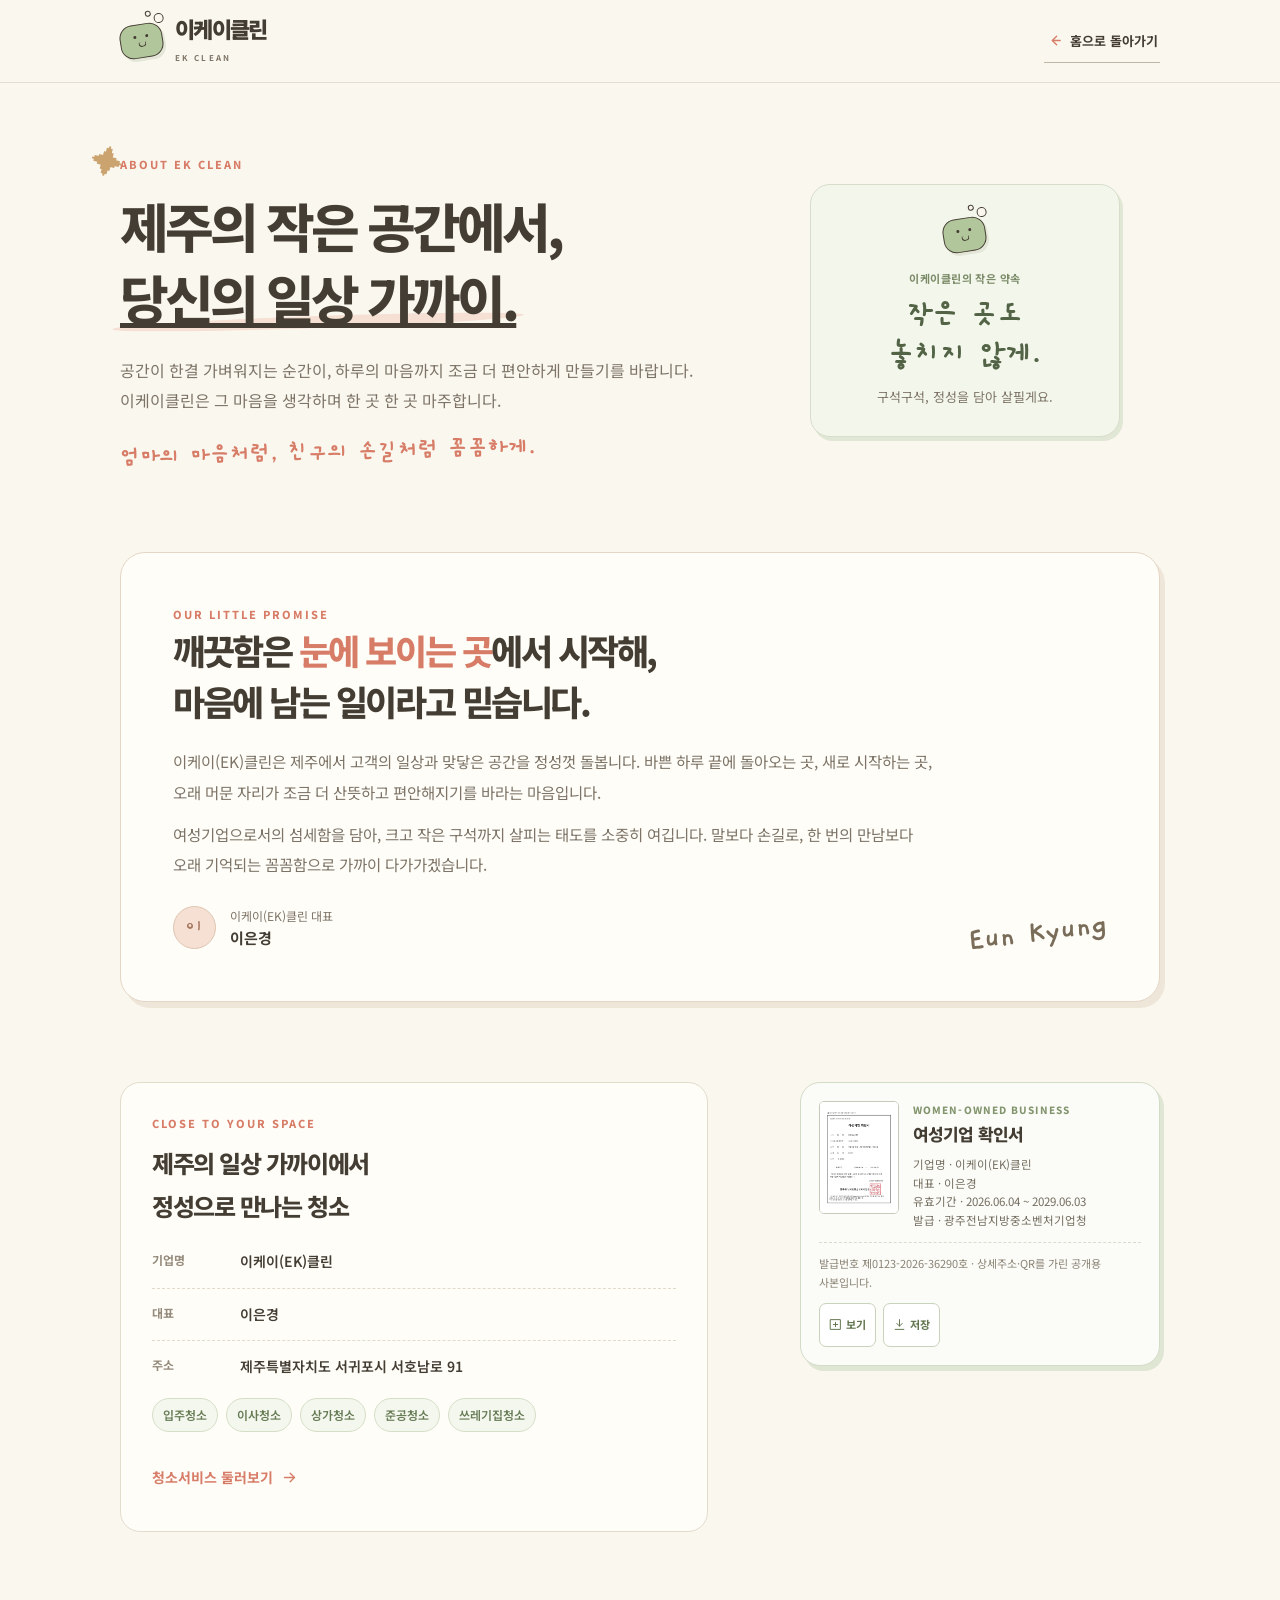
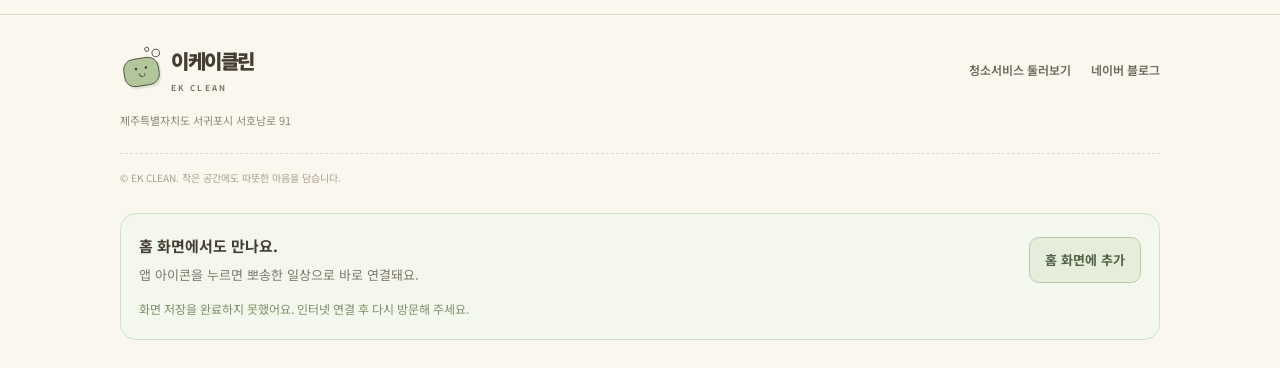
<file: about.html>
<!DOCTYPE html>
<html lang="ko">
<head>
  <meta charset="UTF-8">
  <meta name="viewport" content="width=device-width, initial-scale=1.0, viewport-fit=cover">
  <meta name="theme-color" content="#faf7ef">
  <meta name="description" content="제주 이케이(EK)클린의 따뜻한 브랜드 소개와 여성기업 확인서 공개용 사본 안내입니다.">
  <title>이케이클린 소개 | 제주에서 가까이, 꼼꼼하게</title>

  <link rel="manifest" href="./manifest.json">
  <link rel="icon" href="./icons/favicon-32.png" sizes="32x32" type="image/png">
  <link rel="apple-touch-icon" href="./icons/apple-touch-icon.png">
  <meta name="apple-mobile-web-app-capable" content="yes">
  <meta name="apple-mobile-web-app-title" content="이케이클린">
  <meta name="apple-mobile-web-app-status-bar-style" content="default">
  <meta name="mobile-web-app-capable" content="yes">
  <link rel="stylesheet" href="./styles/tailwind.css">
  <link rel="stylesheet" href="./styles/fonts.css">
  <link rel="stylesheet" href="./pwa.css">
  <style>
    :root {
      --beige: #faf7ef;
      --paper: #fffdf8;
      --ink: #443d33;
      --muted: #7d7467;
      --coral: #d77c67;
      --green: #e9efdf;
      --green-deep: #82946d;
      --line: #e2dccd;
      --peach: #f5e0d3;
    }

    * { box-sizing: border-box; }
    html { -webkit-text-size-adjust: 100%; text-size-adjust: 100%; }
    body {
      margin: 0;
      color: var(--ink);
      background: var(--beige);
      font-family: 'Noto Sans KR', sans-serif;
      font-size: 16px;
      line-height: 1.8;
      word-break: keep-all;
    }
    a { color: inherit; text-decoration: none; }
    img { display: block; max-width: 100%; }
    h1, h2, h3, p { margin: 0; }
    a:focus-visible { outline: 3px solid var(--coral); outline-offset: 4px; }
    .skip-link { position: fixed; top: -60px; left: 16px; z-index: 10; padding: 10px 16px; border-radius: 8px; color: var(--paper); background: var(--ink); }
    .skip-link:focus { top: 14px; }
    body .container { width: min(100% - 48px, 1040px); margin: 0 auto; }
    .hand { font-family: 'Gaegu', cursive; }
    .eyebrow { color: var(--coral); font-size: 11px; font-weight: 800; letter-spacing: .18em; }

    .site-header {
      border-bottom: 1px solid rgba(226, 220, 205, .9);
      background: rgba(250, 247, 239, .96);
    }
    .header-inner { min-height: 82px; display: flex; align-items: center; justify-content: space-between; gap: 20px; }
    .brand { min-height: 44px; display: inline-flex; align-items: center; gap: 12px; }
    .soap-mark {
      position: relative; display: inline-block; flex: 0 0 auto; width: 43px; height: 34px;
      border: 1.7px solid var(--ink); border-radius: 13px; background: #b2c69c;
      box-shadow: 2px 3px 0 #e4e7d7; transform: rotate(-9deg);
    }
    .soap-mark::before {
      content: ''; position: absolute; top: 10px; left: 13px; width: 3px; height: 3px;
      border-radius: 50%; background: var(--ink); box-shadow: 12px 0 var(--ink);
    }
    .soap-mark::after {
      content: ''; position: absolute; left: 17px; top: 17px; width: 8px; height: 5px;
      border: 1.5px solid var(--ink); border-top: 0; border-radius: 0 0 8px 8px;
    }
    .soap-bubble { position: absolute; top: -9px; right: -5px; width: 10px; height: 10px; border: 1.5px solid var(--ink); border-radius: 50%; background: var(--beige); }
    .soap-bubble::after { content: ''; position: absolute; top: -5px; right: 11px; width: 6px; height: 6px; border: 1.3px solid var(--ink); border-radius: 50%; background: var(--beige); }
    .brand-name { font-size: 22px; font-weight: 900; letter-spacing: -.075em; line-height: 1.05; }
    .brand-en { display: block; margin-top: 5px; color: var(--muted); font-size: 8px; font-weight: 700; letter-spacing: .29em; }
    .home-return { min-height: 44px; display: inline-flex; align-items: center; gap: 7px; padding: 8px 2px; border-bottom: 1px solid #bfb6a6; font-size: 13px; font-weight: 700; }
    .home-return svg { width: 17px; height: 17px; color: var(--coral); }

    main { overflow: hidden; }
    .intro { position: relative; padding: 72px 0 62px; }
    .intro::before { content: '✦'; position: absolute; top: 55px; left: 7%; color: #cba36f; font-family: 'Gaegu', cursive; font-size: 32px; transform: rotate(14deg); }
    .intro-grid { position: relative; z-index: 1; display: grid; grid-template-columns: minmax(0, 1.1fr) minmax(260px, .72fr); gap: 54px; align-items: center; }
    .intro-copy { max-width: 650px; }
    .intro h1 { margin-top: 14px; font-size: clamp(33px, 4.4vw, 53px); font-weight: 800; line-height: 1.36; letter-spacing: -.075em; }
    .intro h1 .underline { position: relative; z-index: 0; white-space: nowrap; }
    .intro h1 .underline::after { content: ''; position: absolute; z-index: -1; right: -2%; bottom: 7px; left: -2%; height: 12px; border-radius: 50%; background: var(--peach); transform: rotate(-2deg); }
    .lead { margin-top: 22px; color: var(--muted); font-size: 16px; line-height: 1.9; }
    .intro-note { margin-top: 18px; color: var(--coral); font-size: 24px; font-weight: 700; line-height: 1.35; transform: rotate(-1.5deg); }
    .care-note { width: min(100%, 310px); justify-self: center; display: flex; flex-direction: column; align-items: center; padding: 28px 22px; border: 1px solid #d7ddcb; border-radius: 20px; background: #f3f6eb; box-shadow: 3px 4px 0 #e1e7d5; text-align: center; }
    .care-note .soap-mark { margin: 5px 0 17px; }
    .care-note-caption { color: #7b8b68; font-size: 11px; font-weight: 700; letter-spacing: .04em; }
    .care-note-title { margin-top: 7px; color: #526346; font-size: 32px; font-weight: 700; line-height: 1.22; }
    .care-note-copy { margin-top: 12px; color: #7d7467; font-size: 13px; line-height: 1.75; }

    .story { padding: 24px 0 80px; }
    .story-panel { padding: clamp(28px, 5vw, 52px); border: 1px solid #e4d5c4; border-radius: 25px; background: var(--paper); box-shadow: 5px 6px 0 #eee6d9; }
    .story-title { font-size: clamp(26px, 3vw, 35px); font-weight: 800; letter-spacing: -.07em; line-height: 1.45; }
    .story-title strong { color: var(--coral); font-weight: inherit; }
    .story-text { max-width: 760px; margin-top: 20px; color: var(--muted); font-size: 15.5px; line-height: 1.95; }
    .story-text + .story-text { margin-top: 12px; }
    .signature-row { display: flex; align-items: end; gap: 14px; margin-top: 27px; }
    .signature-label { display: grid; place-items: center; width: 43px; height: 43px; border: 1px solid #dfc5b1; border-radius: 50%; background: var(--peach); color: #a5755c; font-family: 'Gaegu', cursive; font-size: 23px; }
    .signature-role { color: var(--muted); font-size: 12px; line-height: 1.55; }
    .signature-name { display: block; color: var(--ink); font-size: 15px; font-weight: 700; }
    .signature { margin-left: auto; color: #796c59; font-family: 'Gaegu', cursive; font-size: 32px; font-weight: 700; line-height: 1; transform: rotate(-7deg); }

    .details { padding: 0 0 82px; }
    .details-grid { display: grid; grid-template-columns: minmax(0, 1fr) minmax(300px, .72fr); gap: 28px; align-items: start; }
    .info-card, .certificate-card { border: 1px solid var(--line); border-radius: 20px; background: var(--paper); }
    .info-card { padding: 31px; }
    .info-card h2 { margin-top: 7px; font-size: 24px; font-weight: 800; letter-spacing: -.06em; }
    .detail-list { display: grid; gap: 13px; margin: 22px 0 0; padding: 0; }
    .detail-list div { display: grid; grid-template-columns: 76px 1fr; gap: 12px; padding-bottom: 13px; border-bottom: 1px dashed #e1dacb; }
    .detail-list div:last-child { padding-bottom: 0; border-bottom: 0; }
    .detail-list dt { color: #958b7c; font-size: 12px; font-weight: 700; }
    .detail-list dd { margin: 0; font-size: 14px; font-weight: 600; }
    .service-tags { display: flex; flex-wrap: wrap; gap: 8px; margin-top: 19px; }
    .service-tags span { padding: 5px 10px; border: 1px solid #d5dfc7; border-radius: 999px; background: #f4f7ee; color: #677b55; font-size: 12px; font-weight: 600; }
    .service-home-link { min-height: 44px; display: inline-flex; align-items: center; gap: 8px; margin-top: 24px; color: var(--coral); font-size: 14px; font-weight: 700; }
    .service-home-link svg { width: 17px; height: 17px; }

    .certificate-card { width: 100%; max-width: 360px; justify-self: end; padding: 18px; background: #fbfcf7; border-color: #d3dcc7; box-shadow: 4px 5px 0 #dfe6d4; }
    .certificate-top { display: flex; gap: 14px; align-items: flex-start; }
    .certificate-thumb { flex: 0 0 80px; width: 80px; height: 113px; overflow: hidden; border: 1px solid #c9c9bb; border-radius: 5px; background: #fff; }
    .certificate-thumb img { width: 100%; height: 100%; object-fit: cover; object-position: top; }
    .certificate-copy { min-width: 0; }
    .certificate-label { color: var(--green-deep); font-size: 10px; font-weight: 800; letter-spacing: .11em; }
    .certificate-card h2 { margin-top: 3px; font-size: 17px; font-weight: 800; letter-spacing: -.05em; line-height: 1.45; }
    .certificate-meta { margin-top: 8px; color: #756d60; font-size: 10.5px; line-height: 1.62; }
    .certificate-meta span { display: block; }
    .certificate-note { margin-top: 13px; padding-top: 11px; border-top: 1px dashed #d6ddcd; color: #8b8375; font-size: 10px; line-height: 1.65; }
    .certificate-actions { display: flex; gap: 7px; margin-top: 12px; }
    .certificate-actions a { min-height: 34px; display: inline-flex; align-items: center; justify-content: center; gap: 4px; padding: 6px 9px; border: 1px solid #c8d3bb; border-radius: 7px; color: #62764f; background: #fff; font-size: 11px; font-weight: 700; }
    .certificate-actions a:hover { background: var(--green); }
    .certificate-actions svg { width: 13px; height: 13px; }

    .site-footer { border-top: 1px solid var(--line); padding: 33px 0 28px; }
    .footer-top { display: flex; align-items: flex-start; justify-content: space-between; gap: 25px; }
    .footer-brand .brand-name { font-size: 20px; }
    .footer-brand .soap-mark { transform: rotate(-9deg) scale(.83); margin-right: -4px; }
    .footer-copy { margin-top: 13px; color: #918777; font-size: 11px; line-height: 1.9; }
    .footer-links { display: flex; flex-wrap: wrap; gap: 9px 20px; }
    .footer-links a { min-height: 44px; display: inline-flex; align-items: center; color: #6e665a; font-size: 12px; font-weight: 600; }
    .footer-links a:hover { color: var(--coral); }
    .footer-bottom { margin-top: 23px; padding-top: 15px; border-top: 1px dashed #e2dbcd; color: #aaa08f; font-size: 10px; }

    @media (max-width: 740px) {
      body .container { width: min(100% - 36px, 1040px); }
      .header-inner { min-height: 72px; }
      .brand { gap: 9px; }
      .brand-name { font-size: 20px; }
      .soap-mark { width: 39px; height: 32px; }
      .home-return { font-size: 12px; }
      .home-return span { display: none; }
      .intro { padding: 50px 0 45px; }
      .intro::before { top: 28px; left: 8%; font-size: 27px; }
      .intro-grid { grid-template-columns: 1fr; gap: 34px; }
      .intro-copy { text-align: center; }
      .intro h1 { font-size: clamp(30px, 9vw, 40px); }
      .intro h1 .underline { white-space: normal; }
      .intro h1 .underline::after { bottom: 4px; height: 9px; }
      .lead { margin-top: 17px; font-size: 15px; line-height: 1.85; }
      .intro-note { font-size: 22px; }
      .care-note { width: min(100%, 300px); padding: 24px 20px; }
      .care-note-title { font-size: 30px; }
      .care-note-copy { font-size: 14px; }
      .story { padding: 15px 0 56px; }
      .story-panel { border-radius: 19px; }
      .story-text { font-size: 15px; line-height: 1.9; }
      .signature { font-size: 28px; }
      .details { padding-bottom: 60px; }
      .details-grid { grid-template-columns: 1fr; gap: 22px; }
      .info-card { padding: 25px 21px; }
      .detail-list div { grid-template-columns: 67px 1fr; gap: 8px; }
      .detail-list dt { font-size: 11px; }
      .detail-list dd { font-size: 13px; }
      .certificate-card { max-width: 360px; justify-self: start; padding: 16px; }
      .certificate-top { gap: 12px; }
      .certificate-thumb { flex-basis: 68px; width: 68px; height: 96px; }
      .certificate-card h2 { font-size: 16px; }
      .certificate-meta { font-size: 10px; }
      .footer-top { flex-direction: column; gap: 18px; }
      .footer-links { gap: 6px 18px; }
      .footer-copy { font-size: 10px; }
    }

    @media (max-width: 360px) {
      body .container { width: min(100% - 30px, 1040px); }
      .brand-en { letter-spacing: .2em; }
      .intro h1 { font-size: 29px; }
      .story-panel { padding: 25px 19px; }
      .certificate-card { padding: 14px; }
      .certificate-thumb { flex-basis: 64px; width: 64px; height: 90px; }
      .certificate-actions { gap: 5px; }
      .certificate-actions a { padding: 5px 7px; font-size: 10px; }
    }

    @media (prefers-reduced-motion: reduce) {
      *, *::before, *::after { scroll-behavior: auto !important; transition: none !important; }
    }
    .home-return { min-width: 44px; justify-content: center; }
    .certificate-actions a { min-height: 44px; min-width: 56px; }
    .certificate-meta { font-size: 11.5px; }
    .certificate-note { font-size: 11px; }
  </style>
</head>
<body>
  <a class="skip-link" href="#content">본문으로 건너뛰기</a>

  <header class="site-header">
    <div class="container header-inner">
      <a class="brand" href="./#home" data-home-link data-home-fragment="home" aria-label="이케이클린 홈으로">
        <span class="soap-mark" aria-hidden="true"><span class="soap-bubble"></span></span>
        <span>
          <span class="brand-name">이케이클린</span>
          <span class="brand-en">EK CLEAN</span>
        </span>
      </a>
      <a class="home-return" href="./#home" data-home-link data-home-fragment="home" aria-label="홈으로 돌아가기">
        <svg viewBox="0 0 24 24" fill="none" stroke="currentColor" stroke-width="1.9" stroke-linecap="round" stroke-linejoin="round" aria-hidden="true"><path d="m15 18-6-6 6-6"/><path d="M9 12h11"/></svg>
        <span>홈으로 돌아가기</span>
      </a>
    </div>
  </header>

  <main id="content">
    <section class="intro" aria-labelledby="intro-heading">
      <div class="container intro-grid">
        <div class="intro-copy">
          <p class="eyebrow">ABOUT EK CLEAN</p>
          <h1 id="intro-heading">제주의 작은 공간에서,<br><span class="underline">당신의 일상 가까이.</span></h1>
          <p class="lead">공간이 한결 가벼워지는 순간이, 하루의 마음까지 조금 더 편안하게 만들기를 바랍니다. 이케이클린은 그 마음을 생각하며 한 곳 한 곳 마주합니다.</p>
          <h2 class="intro-note hand">엄마의 마음처럼, 친구의 손길처럼 꼼꼼하게.</h2>
        </div>
        <aside class="care-note" aria-label="이케이클린의 작은 약속">
          <span class="soap-mark" aria-hidden="true"><span class="soap-bubble"></span></span>
          <p class="care-note-caption">이케이클린의 작은 약속</p>
          <p class="care-note-title hand">작은 곳도<br>놓치지 않게.</p>
          <p class="care-note-copy">구석구석, 정성을 담아 살필게요.</p>
        </aside>
      </div>
    </section>

    <section class="story" aria-labelledby="story-heading">
      <div class="container">
        <article class="story-panel">
          <p class="eyebrow">OUR LITTLE PROMISE</p>
          <h2 id="story-heading" class="story-title">깨끗함은 <strong>눈에 보이는 곳</strong>에서 시작해,<br>마음에 남는 일이라고 믿습니다.</h2>
          <p class="story-text">이케이(EK)클린은 제주에서 고객의 일상과 맞닿은 공간을 정성껏 돌봅니다. 바쁜 하루 끝에 돌아오는 곳, 새로 시작하는 곳, 오래 머문 자리가 조금 더 산뜻하고 편안해지기를 바라는 마음입니다.</p>
          <p class="story-text">여성기업으로서의 섬세함을 담아, 크고 작은 구석까지 살피는 태도를 소중히 여깁니다. 말보다 손길로, 한 번의 만남보다 오래 기억되는 꼼꼼함으로 가까이 다가가겠습니다.</p>
          <div class="signature-row" aria-label="대표 이은경 서명">
            <span class="signature-label" aria-hidden="true">이</span>
            <p class="signature-role">이케이(EK)클린 대표<br><span class="signature-name">이은경</span></p>
            <span class="signature">Eun Kyung</span>
          </div>
        </article>
      </div>
    </section>

    <section class="details" aria-label="이케이클린 정보와 여성기업 확인서">
      <div class="container details-grid">
        <article class="info-card">
          <p class="eyebrow">CLOSE TO YOUR SPACE</p>
          <h2>제주의 일상 가까이에서<br>정성으로 만나는 청소</h2>
          <dl class="detail-list">
            <div>
              <dt>기업명</dt>
              <dd>이케이(EK)클린</dd>
            </div>
            <div>
              <dt>대표</dt>
              <dd>이은경</dd>
            </div>
            <div>
              <dt>주소</dt>
              <dd>제주특별자치도 서귀포시 서호남로 91</dd>
            </div>
          </dl>
          <div class="service-tags" aria-label="제공 청소 서비스">
            <span>입주청소</span>
            <span>이사청소</span>
            <span>상가청소</span>
            <span>준공청소</span>
            <span>쓰레기집청소</span>
          </div>
          <a class="service-home-link" href="./#services" data-home-link data-home-fragment="services">
            청소서비스 둘러보기
            <svg viewBox="0 0 24 24" fill="none" stroke="currentColor" stroke-width="1.9" stroke-linecap="round" stroke-linejoin="round" aria-hidden="true"><path d="M5 12h14"/><path d="m13 6 6 6-6 6"/></svg>
          </a>
        </article>

        <article class="certificate-card" aria-labelledby="certificate-title">
          <div class="certificate-top">
            <a class="certificate-thumb" href="./assets/ekclean-women-owned-public.pdf" target="_blank" rel="noopener noreferrer" aria-label="여성기업 확인서 공개용 사본 보기">
              <img src="./assets/ekclean-women-owned-preview.webp" width="595" height="841" alt="이케이(EK)클린 여성기업 확인서 공개용 미리보기">
            </a>
            <div class="certificate-copy">
              <p class="certificate-label">WOMEN-OWNED BUSINESS</p>
              <h2 id="certificate-title">여성기업 확인서</h2>
              <div class="certificate-meta">
                <span>기업명 · 이케이(EK)클린</span>
                <span>대표 · 이은경</span>
                <span>유효기간 · 2026.06.04 ~ 2029.06.03</span>
                <span>발급 · 광주전남지방중소벤처기업청</span>
              </div>
            </div>
          </div>
          <p class="certificate-note">발급번호 제0123-2026-36290호 · 상세주소·QR를 가린 공개용 사본입니다.</p>
          <div class="certificate-actions">
            <a href="./assets/ekclean-women-owned-public.pdf" target="_blank" rel="noopener noreferrer">
              <svg viewBox="0 0 24 24" fill="none" stroke="currentColor" stroke-width="1.8" stroke-linecap="round" stroke-linejoin="round" aria-hidden="true"><path d="M3 3h18v18H3z"/><path d="M8 12h8M12 8v8"/></svg>
              보기
            </a>
            <a href="./assets/ekclean-women-owned-public.pdf" download="ekclean-women-owned-public.pdf" target="_blank" rel="noopener noreferrer">
              <svg viewBox="0 0 24 24" fill="none" stroke="currentColor" stroke-width="1.8" stroke-linecap="round" stroke-linejoin="round" aria-hidden="true"><path d="M12 3v12"/><path d="m7 10 5 5 5-5"/><path d="M4 21h16"/></svg>
              저장
            </a>
          </div>
        </article>
      </div>
    </section>
  </main>

  <footer class="site-footer">
    <div class="container">
      <div class="footer-top">
        <div class="footer-brand">
          <a class="brand" href="./#home" data-home-link data-home-fragment="home" aria-label="이케이클린 홈으로">
            <span class="soap-mark" aria-hidden="true"><span class="soap-bubble"></span></span>
            <span>
              <span class="brand-name">이케이클린</span>
              <span class="brand-en">EK CLEAN</span>
            </span>
          </a>
          <p class="footer-copy">제주특별자치도 서귀포시 서호남로 91</p>
        </div>
        <nav class="footer-links" aria-label="푸터 링크">
          <a href="./#services" data-home-link data-home-fragment="services">청소서비스 둘러보기</a>
          <a href="https://blog.naver.com/ekclean" target="_self" rel="noopener noreferrer">네이버 블로그</a>
        </nav>
      </div>
      <p class="footer-bottom">© EK CLEAN. 작은 공간에도 따뜻한 마음을 담습니다.</p>
    </div>
  </footer>
  <script>
    // Allow embedded certificates to open in the browser PDF viewer as well as save.
    (() => {
      const documents = new Map();
      document.querySelectorAll('a[href^="data:application/pdf;base64,"]').forEach(link => {
        const encoded = link.getAttribute('href');
        if (!documents.has(encoded)) {
          const bytes = Uint8Array.from(atob(encoded.split(',')[1]), char => char.charCodeAt(0));
          documents.set(encoded, URL.createObjectURL(new Blob([bytes], { type: 'application/pdf' })));
        }
        link.setAttribute('href', documents.get(encoded));
      });
    })();
  </script>
  <script defer src="./pwa.js"></script>
</body>
</html>
</file>
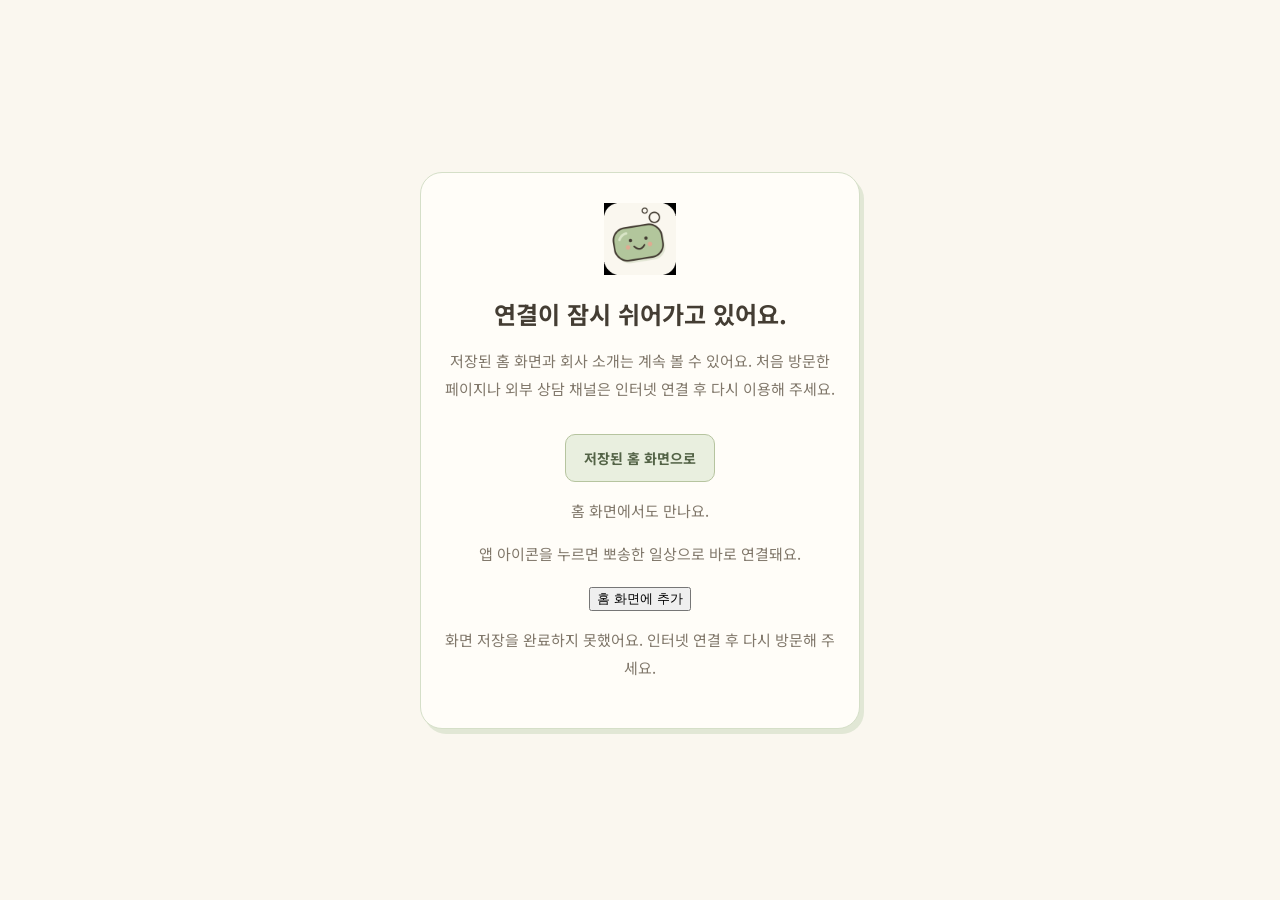
<file: offline.html>
<!DOCTYPE html>
<html lang="ko">
<head>
  <meta charset="UTF-8">
  <meta name="viewport" content="width=device-width, initial-scale=1, viewport-fit=cover">
  <meta name="theme-color" content="#faf7ef">
  <title>잠깐 쉬어가는 중 · 이케이클린</title>
  <link rel="manifest" href="./manifest.json">
  <link rel="apple-touch-icon" href="./icons/apple-touch-icon.png">
  <link rel="stylesheet" href="./styles/fonts.css">
  <style>
    *{box-sizing:border-box}body{margin:0;min-height:100vh;display:grid;place-items:center;background:#faf7ef;color:#443d33;font-family:'Noto Sans KR',sans-serif;padding:24px}main{max-width:440px;border:1px solid #d5dfc8;background:#fffdf8;padding:30px 24px;border-radius:22px;text-align:center;box-shadow:4px 5px #e1e7d5}img{width:72px;height:72px}h1{font-size:24px;line-height:1.5;margin:16px 0 12px}p{font-size:15px;line-height:1.9;color:#81786b}a{display:inline-flex;min-height:48px;align-items:center;padding:10px 18px;margin-top:15px;border:1px solid #b6c49f;border-radius:10px;background:#e9efdf;color:#536346;text-decoration:none;font-size:14px;font-weight:700}a:focus-visible{outline:3px solid #d77c67;outline-offset:4px}
  </style>
</head>
<body>
  <main>
    <img src="./icons/icon-192.png" alt="이케이클린 비누 로고" width="72" height="72">
    <h1>연결이 잠시 쉬어가고 있어요.</h1>
    <p>저장된 홈 화면과 회사 소개는 계속 볼 수 있어요. 처음 방문한 페이지나 외부 상담 채널은 인터넷 연결 후 다시 이용해 주세요.</p>
    <a href="./">저장된 홈 화면으로</a>
  </main>
  <script defer src="./pwa.js"></script>
</body>
</html>
</file>
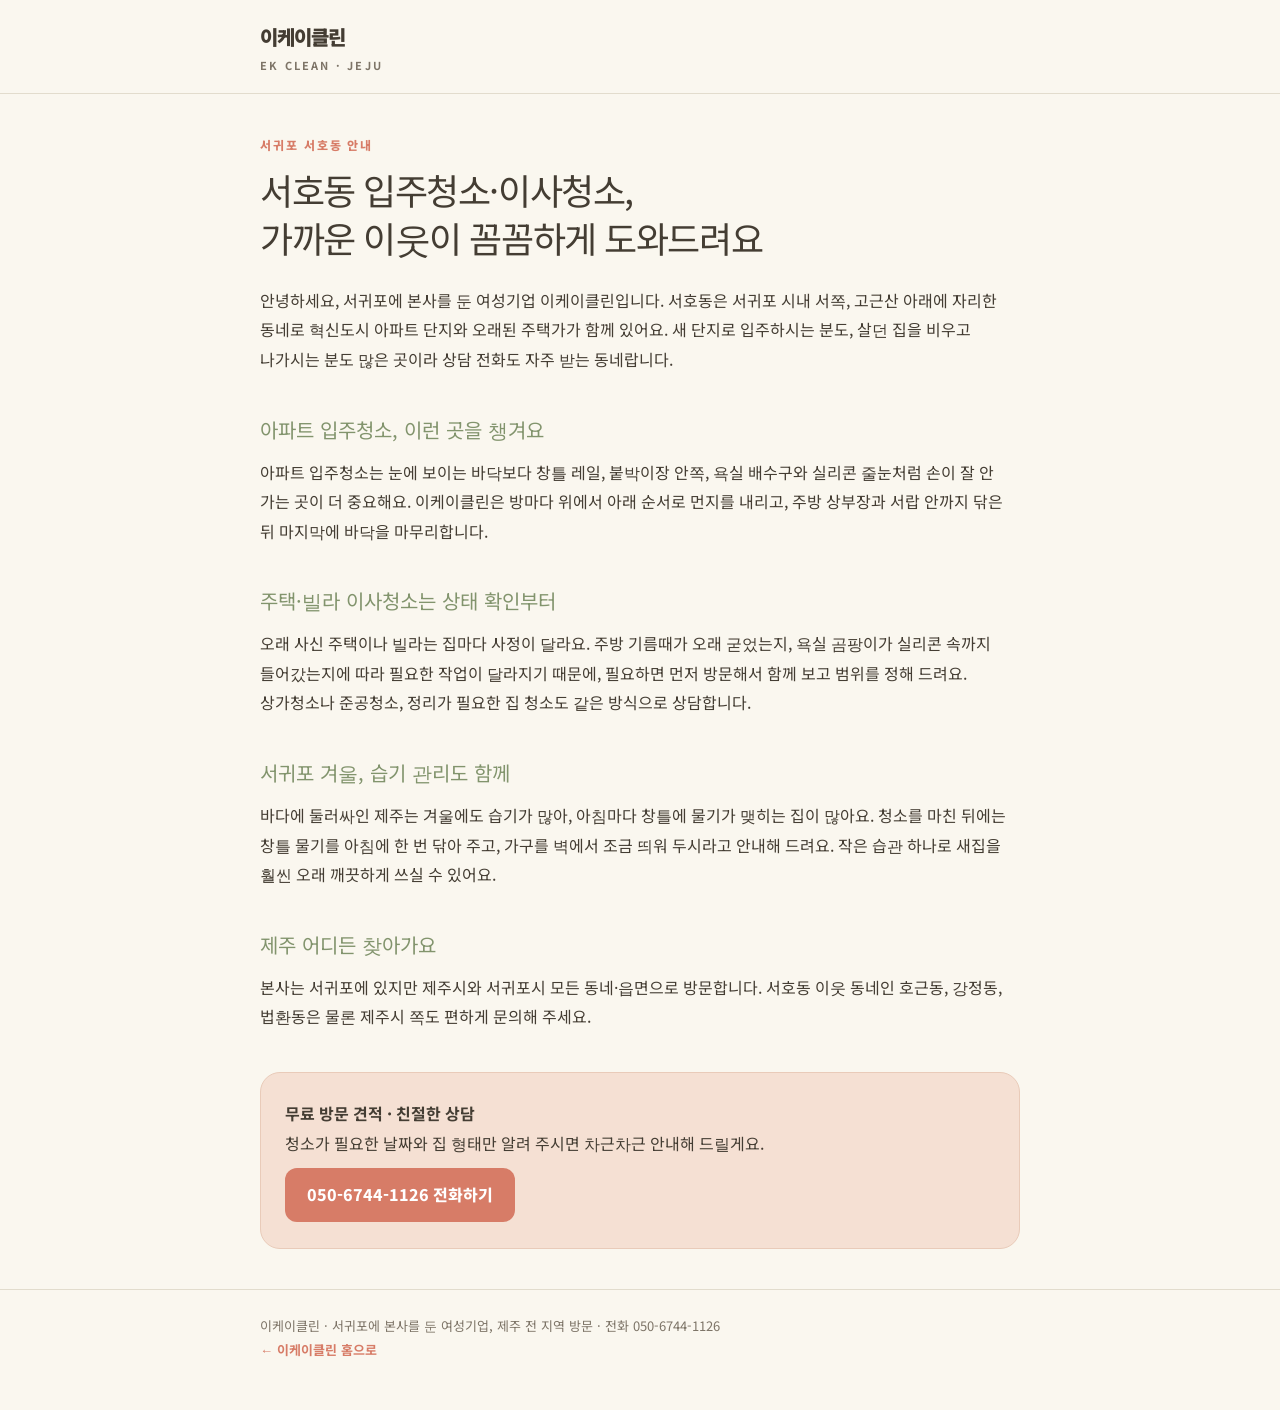
<file: area/seoho-dong.html>
<!DOCTYPE html>
<html lang="ko">
<head>
  <meta charset="UTF-8">
  <meta name="viewport" content="width=device-width, initial-scale=1.0, viewport-fit=cover">
  <meta name="theme-color" content="#faf7ef">
  <meta name="description" content="서귀포 서호동 혁신도시 아파트·주택 입주청소, 이사청소를 서귀포에 본사를 둔 여성기업 이케이클린이 꼼꼼하게 도와드려요. 무료 방문 견적 050-6744-1126.">
  <title>서호동 입주청소·이사청소 | 서귀포 여성기업 이케이클린</title>
  <link rel="canonical" href="https://www.ekclean.co.kr/area/seoho-dong.html">

  <link rel="manifest" href="../manifest.json">
  <link rel="icon" href="../icons/favicon-32.png" sizes="32x32" type="image/png">
  <link rel="apple-touch-icon" href="../icons/apple-touch-icon.png">
  <meta name="apple-mobile-web-app-capable" content="yes">
  <meta name="apple-mobile-web-app-title" content="이케이클린">
  <meta name="apple-mobile-web-app-status-bar-style" content="default">
  <meta name="mobile-web-app-capable" content="yes">
  <link rel="stylesheet" href="../styles/tailwind.css">
  <link rel="stylesheet" href="../styles/fonts.css">
  <link rel="stylesheet" href="../pwa.css">
  <style>
    :root{--beige:#faf7ef;--paper:#fffdf8;--ink:#443d33;--muted:#7d7467;--coral:#d77c67;--green:#e9efdf;--green-deep:#82946d;--line:#e2dccd;--peach:#f5e0d3}
    *{box-sizing:border-box}html{-webkit-text-size-adjust:100%}
    body{margin:0;color:var(--ink);background:var(--beige);font-family:'Noto Sans KR',sans-serif;font-size:16px;line-height:1.85;word-break:keep-all}
    a{color:inherit}.wrap{width:min(100% - 32px,760px);margin:0 auto}
    header{border-bottom:1px solid var(--line);padding:18px 0}header a{text-decoration:none;font-weight:900;font-size:20px;letter-spacing:-.05em}
    header small{display:block;color:var(--muted);font-size:11px;letter-spacing:.2em;font-weight:700}
    .eyebrow{color:var(--coral);font-size:12px;font-weight:800;letter-spacing:.16em;margin:40px 0 8px}
    h1{font-size:clamp(26px,6vw,36px);line-height:1.35;letter-spacing:-.04em;margin:0 0 24px}
    h2{font-size:20px;margin:36px 0 10px;color:var(--green-deep)}
    p{margin:0 0 16px}
    .call{margin:40px 0;padding:26px 24px;background:var(--peach);border:1px solid #e9cbb9;border-radius:20px}
    .call a.btn{display:inline-block;margin-top:10px;padding:12px 22px;border-radius:12px;background:var(--coral);color:#fff;font-weight:800;text-decoration:none}
    footer{border-top:1px solid var(--line);padding:24px 0 48px;color:var(--muted);font-size:13px}
    footer a{color:var(--coral);font-weight:700}
  </style>
</head>
<body>
  <header><div class="wrap"><a href="../index.html">이케이클린<small>EK CLEAN · JEJU</small></a></div></header>
  <main class="wrap">
    <p class="eyebrow">서귀포 서호동 안내</p>
    <h1>서호동 입주청소·이사청소,<br>가까운 이웃이 꼼꼼하게 도와드려요</h1>
    <p>안녕하세요, 서귀포에 본사를 둔 여성기업 이케이클린입니다. 서호동은 서귀포 시내 서쪽, 고근산 아래에 자리한 동네로 혁신도시 아파트 단지와 오래된 주택가가 함께 있어요. 새 단지로 입주하시는 분도, 살던 집을 비우고 나가시는 분도 많은 곳이라 상담 전화도 자주 받는 동네랍니다.</p>
    <h2>아파트 입주청소, 이런 곳을 챙겨요</h2>
    <p>아파트 입주청소는 눈에 보이는 바닥보다 창틀 레일, 붙박이장 안쪽, 욕실 배수구와 실리콘 줄눈처럼 손이 잘 안 가는 곳이 더 중요해요. 이케이클린은 방마다 위에서 아래 순서로 먼지를 내리고, 주방 상부장과 서랍 안까지 닦은 뒤 마지막에 바닥을 마무리합니다.</p>
    <h2>주택·빌라 이사청소는 상태 확인부터</h2>
    <p>오래 사신 주택이나 빌라는 집마다 사정이 달라요. 주방 기름때가 오래 굳었는지, 욕실 곰팡이가 실리콘 속까지 들어갔는지에 따라 필요한 작업이 달라지기 때문에, 필요하면 먼저 방문해서 함께 보고 범위를 정해 드려요. 상가청소나 준공청소, 정리가 필요한 집 청소도 같은 방식으로 상담합니다.</p>
    <h2>서귀포 겨울, 습기 관리도 함께</h2>
    <p>바다에 둘러싸인 제주는 겨울에도 습기가 많아, 아침마다 창틀에 물기가 맺히는 집이 많아요. 청소를 마친 뒤에는 창틀 물기를 아침에 한 번 닦아 주고, 가구를 벽에서 조금 띄워 두시라고 안내해 드려요. 작은 습관 하나로 새집을 훨씬 오래 깨끗하게 쓰실 수 있어요.</p>
    <h2>제주 어디든 찾아가요</h2>
    <p>본사는 서귀포에 있지만 제주시와 서귀포시 모든 동네·읍면으로 방문합니다. 서호동 이웃 동네인 호근동, 강정동, 법환동은 물론 제주시 쪽도 편하게 문의해 주세요.</p>
    <div class="call">
      <strong>무료 방문 견적 · 친절한 상담</strong><br>
      청소가 필요한 날짜와 집 형태만 알려 주시면 차근차근 안내해 드릴게요.<br>
      <a class="btn" href="tel:05067441126">050-6744-1126 전화하기</a>
    </div>
  </main>
  <footer><div class="wrap">이케이클린 · 서귀포에 본사를 둔 여성기업, 제주 전 지역 방문 · 전화 050-6744-1126<br><a href="../index.html">← 이케이클린 홈으로</a></div></footer>
</body>
</html>
</file>
<file: styles/fonts.css>
/* Local font subsets for shipped UI. SIL Open Font License in assets/fonts. */
@font-face {
  font-family: 'Gaegu';
  font-style: normal;
  font-weight: 400;
  font-display: swap;
  src: url(../assets/fonts/font-eb97f61a404b97d5.woff2) format('woff2');
  unicode-range: U+20-7e, U+a9, U+b7, U+201c-201d, U+2026, U+2192, U+2726-2727, U+33a1, U+ac00-ac01, U+ac04, U+ac10, U+ac12, U+ac1c-ac1d, U+ac70-ac71, U+ac74, U+ac8c, U+aca0, U+aca8, U+acac, U+acb0, U+acbd, U+acc4, U+ace0, U+ace8, U+acf3, U+acf5, U+acfc, U+ad11, U+ad1c, U+ad6c, U+ad81, U+adc0, U+adf8, U+adfc, U+ae00, U+ae08-ae09, U+ae30, U+ae38, U+ae41, U+ae4c, U+ae50, U+ae54, U+ae68, U+aecf, U+aed8, U+aef4, U+af2d, U+af34, U+af3c, U+b054, U+b057, U+b05d, U+b098, U+b0a0, U+b0a8-b0a9, U+b0b4, U+b108, U+b110, U+b123-b124, U+b137, U+b155, U+b193, U+b204, U+b208, U+b274, U+b290, U+b294, U+b2c8, U+b2e4, U+b2e6, U+b2e8, U+b2eb, U+b2f4, U+b2f9, U+b2ff-b300, U+b354, U+b370, U+b3c4, U+b3cc, U+b3d9, U+b3fc, U+b410, U+b418, U+b41c, U+b429, U+b450, U+b458, U+b4a4, U+b4dc-b4dd, U+b4e0, U+b4e4, U+b514, U+b530, U+b54c, U+b5a4, U+b610, U+b6f0, U+b73b, U+b77c-b77d, U+b78d, U+b798, U+b79c, U+b7ec, U+b7f0, U+b7fc, U+b807-b808, U+b824-b825, U+b85c-b85d, U+b86d, U+b8cc, U+b8e8, U+b974, U+b978, U+b97c, U+b984, U+b9ac-b9ad, U+b9b0, U+b9c1, U+b9c8, U+b9cc, U+b9d0, U+b9dd-b9de, U+b9e8, U+ba38, U+ba3c, U+ba54, U+ba70, U+ba74, U+ba85, U+baa8, U+babb, U+bb34, U+bb38, U+bb3c, U+bbf8, U+bbfc, U+bbff, U+bc14, U+bc1c, U+bc29, U+bc30, U+bc84, U+bc88, U+bc94-bc95, U+bca4, U+bcbc, U+bcc0, U+bcc4, U+bccd, U+bcf4-bcf5, U+bcf8, U+bcfc, U+bd05, U+bd80, U+bd84, U+bd99, U+be0c, U+be14, U+be44, U+be48, U+be60, U+bf40, U+c058, U+c05c, U+c0ac, U+c0b0, U+c0b4, U+c0c1, U+c0c8, U+c0dd, U+c11c-c11d, U+c120, U+c124, U+c12c, U+c131, U+c138, U+c18c-c18d, U+c190, U+c1a1, U+c218, U+c21c, U+c26c, U+c2a4, U+c2b5, U+c2dc-c2dd, U+c2e0, U+c2e4, U+c2ec, U+c2f1, U+c313, U+c4f0, U+c544, U+c548, U+c54a, U+c54c, U+c558, U+c55e, U+c560, U+c571, U+c57c-c57d, U+c5b4-c5b5, U+c5c4-c5c5, U+c5c7, U+c5d0, U+c5ec-c5ed, U+c5f0, U+c5f4, U+c5fc, U+c608, U+c624, U+c640, U+c644, U+c678, U+c694, U+c6a9, U+c6b0, U+c6b4, U+c6c0, U+c6cc, U+c6d0, U+c704, U+c720, U+c73c, U+c740, U+c744, U+c74c, U+c758, U+c774, U+c778, U+c77c-c77d, U+c785, U+c788, U+c790-c791, U+c798, U+c7a0, U+c7a5, U+c800-c801, U+c804, U+c808, U+c810-c811, U+c815, U+c81c, U+c870, U+c88b, U+c8fc, U+c900, U+c911, U+c990, U+c9c0-c9c1, U+c9c4, U+c9d1, U+c9dc, U+cc2e, U+cc3d, U+cc44, U+cc98, U+ccab, U+ccad, U+ccb4, U+cd08, U+cd94, U+ce58, U+ce5c, U+ce74, U+ce90, U+cef7, U+cf00, U+cf58, U+d06c, U+d074, U+d0dc-d0dd, U+d0ed, U+d130, U+d1a1, U+d2b8-d2b9, U+d2c8, U+d30c, U+d398, U+d3b8, U+d3c9, U+d3ec, U+d3f0, U+d3f4, U+d45c, U+d478, U+d504, U+d53c, U+d544, U+d558, U+d55c, U+d560, U+d568-d569, U+d574, U+d587-d589, U+d638, U+d63c, U+d648, U+d654-d655, U+d65c, U+d68c, U+d6a8, U+d6c4, U+d76c, U+d788, U+1f9fc;
}
@font-face {
  font-family: 'Gaegu';
  font-style: normal;
  font-weight: 700;
  font-display: swap;
  src: url(../assets/fonts/font-d859571147368d97.woff2) format('woff2');
  unicode-range: U+20-7e, U+a9, U+b7, U+201c-201d, U+2026, U+2192, U+2726-2727, U+33a1, U+ac00-ac01, U+ac04, U+ac10, U+ac12, U+ac1c-ac1d, U+ac70-ac71, U+ac74, U+ac8c, U+aca0, U+aca8, U+acac, U+acb0, U+acbd, U+acc4, U+ace0, U+ace8, U+acf3, U+acf5, U+acfc, U+ad11, U+ad1c, U+ad6c, U+ad81, U+adc0, U+adf8, U+adfc, U+ae00, U+ae08-ae09, U+ae30, U+ae38, U+ae41, U+ae4c, U+ae50, U+ae54, U+ae68, U+aecf, U+aed8, U+aef4, U+af2d, U+af34, U+af3c, U+b054, U+b057, U+b05d, U+b098, U+b0a0, U+b0a8-b0a9, U+b0b4, U+b108, U+b110, U+b123-b124, U+b137, U+b155, U+b193, U+b204, U+b208, U+b274, U+b290, U+b294, U+b2c8, U+b2e4, U+b2e6, U+b2e8, U+b2eb, U+b2f4, U+b2f9, U+b2ff-b300, U+b354, U+b370, U+b3c4, U+b3cc, U+b3d9, U+b3fc, U+b410, U+b418, U+b41c, U+b429, U+b450, U+b458, U+b4a4, U+b4dc-b4dd, U+b4e0, U+b4e4, U+b514, U+b530, U+b54c, U+b5a4, U+b610, U+b6f0, U+b73b, U+b77c-b77d, U+b78d, U+b798, U+b79c, U+b7ec, U+b7f0, U+b7fc, U+b807-b808, U+b824-b825, U+b85c-b85d, U+b86d, U+b8cc, U+b8e8, U+b974, U+b978, U+b97c, U+b984, U+b9ac-b9ad, U+b9b0, U+b9c1, U+b9c8, U+b9cc, U+b9d0, U+b9dd-b9de, U+b9e8, U+ba38, U+ba3c, U+ba54, U+ba70, U+ba74, U+ba85, U+baa8, U+babb, U+bb34, U+bb38, U+bb3c, U+bbf8, U+bbfc, U+bbff, U+bc14, U+bc1c, U+bc29, U+bc30, U+bc84, U+bc88, U+bc94-bc95, U+bca4, U+bcbc, U+bcc0, U+bcc4, U+bccd, U+bcf4-bcf5, U+bcf8, U+bcfc, U+bd05, U+bd80, U+bd84, U+bd99, U+be0c, U+be14, U+be44, U+be48, U+be60, U+bf40, U+c058, U+c05c, U+c0ac, U+c0b0, U+c0b4, U+c0c1, U+c0c8, U+c0dd, U+c11c-c11d, U+c120, U+c124, U+c12c, U+c131, U+c138, U+c18c-c18d, U+c190, U+c1a1, U+c218, U+c21c, U+c26c, U+c2a4, U+c2b5, U+c2dc-c2dd, U+c2e0, U+c2e4, U+c2ec, U+c2f1, U+c313, U+c4f0, U+c544, U+c548, U+c54a, U+c54c, U+c558, U+c55e, U+c560, U+c571, U+c57c-c57d, U+c5b4-c5b5, U+c5c4-c5c5, U+c5c7, U+c5d0, U+c5ec-c5ed, U+c5f0, U+c5f4, U+c5fc, U+c608, U+c624, U+c640, U+c644, U+c678, U+c694, U+c6a9, U+c6b0, U+c6b4, U+c6c0, U+c6cc, U+c6d0, U+c704, U+c720, U+c73c, U+c740, U+c744, U+c74c, U+c758, U+c774, U+c778, U+c77c-c77d, U+c785, U+c788, U+c790-c791, U+c798, U+c7a0, U+c7a5, U+c800-c801, U+c804, U+c808, U+c810-c811, U+c815, U+c81c, U+c870, U+c88b, U+c8fc, U+c900, U+c911, U+c990, U+c9c0-c9c1, U+c9c4, U+c9d1, U+c9dc, U+cc2e, U+cc3d, U+cc44, U+cc98, U+ccab, U+ccad, U+ccb4, U+cd08, U+cd94, U+ce58, U+ce5c, U+ce74, U+ce90, U+cef7, U+cf00, U+cf58, U+d06c, U+d074, U+d0dc-d0dd, U+d0ed, U+d130, U+d1a1, U+d2b8-d2b9, U+d2c8, U+d30c, U+d398, U+d3b8, U+d3c9, U+d3ec, U+d3f0, U+d3f4, U+d45c, U+d478, U+d504, U+d53c, U+d544, U+d558, U+d55c, U+d560, U+d568-d569, U+d574, U+d587-d589, U+d638, U+d63c, U+d648, U+d654-d655, U+d65c, U+d68c, U+d6a8, U+d6c4, U+d76c, U+d788, U+1f9fc;
}
@font-face {
  font-family: 'Noto Sans KR';
  font-style: normal;
  font-weight: 400 900;
  font-display: swap;
  src: url(../assets/fonts/font-fd11386d021e1c2c.woff2) format('woff2');
  unicode-range: U+20-7e, U+a9, U+b7, U+201c-201d, U+2026, U+2192, U+2726-2727, U+33a1, U+ac00-ac01, U+ac04, U+ac10, U+ac12, U+ac1c-ac1d, U+ac70-ac71, U+ac74, U+ac8c, U+aca0, U+aca8, U+acac, U+acb0, U+acbd, U+acc4, U+ace0, U+ace8, U+acf3, U+acf5, U+acfc, U+ad11, U+ad1c, U+ad6c, U+ad81, U+adc0, U+adf8, U+adfc, U+ae00, U+ae08-ae09, U+ae30, U+ae38, U+ae41, U+ae4c, U+ae50, U+ae54, U+ae68, U+aecf, U+aed8, U+aef4, U+af2d, U+af34, U+af3c, U+b054, U+b057, U+b05d, U+b098, U+b0a0, U+b0a8-b0a9, U+b0b4, U+b108, U+b110, U+b123-b124, U+b137, U+b155, U+b193, U+b204, U+b208, U+b274, U+b290, U+b294, U+b2c8, U+b2e4, U+b2e6, U+b2e8, U+b2eb, U+b2f4, U+b2f9, U+b2ff-b300, U+b354, U+b370, U+b3c4, U+b3cc, U+b3d9, U+b3fc, U+b410, U+b418, U+b41c, U+b429, U+b450, U+b458, U+b4a4, U+b4dc-b4dd, U+b4e0, U+b4e4, U+b514, U+b530, U+b54c, U+b5a4, U+b610, U+b6f0, U+b73b, U+b77c-b77d, U+b78d, U+b798, U+b79c, U+b7ec, U+b7f0, U+b7fc, U+b807-b808, U+b824-b825, U+b85c-b85d, U+b86d, U+b8cc, U+b8e8, U+b974, U+b978, U+b97c, U+b984, U+b9ac-b9ad, U+b9b0, U+b9c1, U+b9c8, U+b9cc, U+b9d0, U+b9dd-b9de, U+b9e8, U+ba38, U+ba3c, U+ba54, U+ba70, U+ba74, U+ba85, U+baa8, U+babb, U+bb34, U+bb38, U+bb3c, U+bbf8, U+bbfc, U+bbff, U+bc14, U+bc1c, U+bc29, U+bc30, U+bc84, U+bc88, U+bc94-bc95, U+bca4, U+bcbc, U+bcc0, U+bcc4, U+bccd, U+bcf4-bcf5, U+bcf8, U+bcfc, U+bd05, U+bd80, U+bd84, U+bd99, U+be0c, U+be14, U+be44, U+be48, U+be60, U+bf40, U+c058, U+c05c, U+c0ac, U+c0b0, U+c0b4, U+c0c1, U+c0c8, U+c0dd, U+c11c-c11d, U+c120, U+c124, U+c12c, U+c131, U+c138, U+c18c-c18d, U+c190, U+c1a1, U+c218, U+c21c, U+c26c, U+c2a4, U+c2b5, U+c2dc-c2dd, U+c2e0, U+c2e4, U+c2ec, U+c2f1, U+c313, U+c4f0, U+c544, U+c548, U+c54a, U+c54c, U+c558, U+c55e, U+c560, U+c571, U+c57c-c57d, U+c5b4-c5b5, U+c5c4-c5c5, U+c5c7, U+c5d0, U+c5ec-c5ed, U+c5f0, U+c5f4, U+c5fc, U+c608, U+c624, U+c640, U+c644, U+c678, U+c694, U+c6a9, U+c6b0, U+c6b4, U+c6c0, U+c6cc, U+c6d0, U+c704, U+c720, U+c73c, U+c740, U+c744, U+c74c, U+c758, U+c774, U+c778, U+c77c-c77d, U+c785, U+c788, U+c790-c791, U+c798, U+c7a0, U+c7a5, U+c800-c801, U+c804, U+c808, U+c810-c811, U+c815, U+c81c, U+c870, U+c88b, U+c8fc, U+c900, U+c911, U+c990, U+c9c0-c9c1, U+c9c4, U+c9d1, U+c9dc, U+cc2e, U+cc3d, U+cc44, U+cc98, U+ccab, U+ccad, U+ccb4, U+cd08, U+cd94, U+ce58, U+ce5c, U+ce74, U+ce90, U+cef7, U+cf00, U+cf58, U+d06c, U+d074, U+d0dc-d0dd, U+d0ed, U+d130, U+d1a1, U+d2b8-d2b9, U+d2c8, U+d30c, U+d398, U+d3b8, U+d3c9, U+d3ec, U+d3f0, U+d3f4, U+d45c, U+d478, U+d504, U+d53c, U+d544, U+d558, U+d55c, U+d560, U+d568-d569, U+d574, U+d587-d589, U+d638, U+d63c, U+d648, U+d654-d655, U+d65c, U+d68c, U+d6a8, U+d6c4, U+d76c, U+d788, U+1f9fc;
}
</file>
<file: pwa.css>
.ek-pwa-panel{margin-top:26px;padding:19px 18px;border:1px solid #d5dfc8;border-radius:16px;background:#f4f7ed;color:#443d33;min-width:0}.ek-pwa-install{display:flex;align-items:center;justify-content:space-between;gap:17px}.ek-pwa-title{font-size:15px;font-weight:700;line-height:1.7;margin:0}.ek-pwa-copy{font-size:13px;color:#81786b;line-height:1.8;margin:4px 0 0}.ek-pwa-button{display:inline-flex;align-items:center;justify-content:center;min-height:46px;border:1px solid #b8c7a2;border-radius:10px;background:#e6eedb;color:#526346;font-size:13px;font-weight:700;padding:10px 15px;cursor:pointer;flex-shrink:0;font-family:inherit}.ek-pwa-button:focus-visible{outline:3px solid #d77c67;outline-offset:4px}.ek-pwa-status{font-size:12px;color:#809267;line-height:1.8;margin:12px 0 0}.ek-pwa-update{margin-top:14px;padding-top:14px;border-top:1px dashed #d4dcc8}.ek-pwa-update p{font-size:13px;line-height:1.8;margin:0 0 10px}.ek-pwa-help{width:min(440px,calc(100% - 30px));max-height:calc(100dvh - 32px);overflow:auto;padding:25px 22px;border:1px solid #c3cdb3;border-radius:19px;background:#faf7ef;color:#443d33;font-family:'Noto Sans KR',sans-serif;box-shadow:4px 5px #443d3320}.ek-pwa-help::backdrop{background:#443d334d}.ek-pwa-help h2{font-size:20px;line-height:1.6;font-weight:700;margin:0 0 14px}.ek-pwa-help p{font-size:15px;line-height:1.85;margin:0 0 14px}.ek-pwa-help .ek-pwa-help-note{font-size:13px;color:#81786b}.ek-pwa-help .ek-pwa-button{width:100%}.ek-pwa-panel [hidden]{display:none!important}html[data-ek-standalone='true'] body{padding-top:env(safe-area-inset-top)}@media(max-width:767px){.ek-pwa-install{align-items:stretch;flex-direction:column;gap:12px}.ek-pwa-panel{padding:18px 15px}.ek-pwa-install .ek-pwa-button{width:100%;font-size:14px}.ek-pwa-status{font-size:12px}}
</file>
<file: styles/mobile-compact.css>
/* Short service summaries and compact lower-page navigation. */
.services .service-card{min-width:0}
.services .service-card h3{max-width:none}
.services .service-desc{max-width:none;margin:8px 0 16px}
.services .service-button{min-height:46px;font-size:14px}
.promise--compact{padding:20px 0}
.promise--compact .promise-items{justify-content:center;gap:30px}
.promise--compact .promise-item{flex-direction:row;font-size:13px;gap:7px;min-width:0}
.compact-links{padding:44px 0 38px}
.compact-links .about-layout{grid-template-columns:repeat(2,minmax(0,1fr));gap:20px;align-items:stretch}
.compact-links .about-teaser,.compact-links .journal-card{min-width:0;display:flex;flex-direction:column;align-items:flex-start;padding:24px;background:#fffdf8;border:1px solid #d4dbc6;border-radius:18px;box-shadow:3px 4px 0 #e3e8d7;transform:none}
.compact-links .journal-card:hover{transform:none;box-shadow:3px 4px 0 #e3e8d7}
.compact-link-icon{margin:4px 0 18px}
.compact-links .naver-mark{width:35px;height:35px;font-size:23px}
.compact-links h3{font-size:23px;font-weight:800;line-height:1.5;letter-spacing:-.7px}
.compact-links .about-copy,.compact-links .journal-description{font-size:14px;line-height:1.75;margin:8px 0 18px}
.compact-links .btn{width:100%;min-height:46px;margin-top:auto;padding:11px 14px;font-size:14px;justify-content:space-between;gap:8px;box-shadow:2px 3px 0 #b6c5a2}
.compact-links .btn svg{width:16px;height:16px;margin-left:0}
.compact-footer{padding-top:24px}
.compact-footer .footer-info{margin-top:10px}
.compact-footer .footer-bottom{margin-top:15px;padding-top:12px}

@media(max-width:767px),(max-width:1023px) and (pointer:coarse){
  html{scroll-padding-bottom:calc(90px + env(safe-area-inset-bottom))}
  .services{padding:34px 0 28px}
  .services .section-heading{margin-bottom:22px}
  .services .section-title{font-size:26px;line-height:1.4}
  .services .section-heading .eyebrow{display:none}
  .services .section-copy{margin-top:9px;font-size:13px}
  .services .service-grid{grid-template-columns:repeat(2,minmax(0,1fr));gap:13px 12px}
  .services .service-card{padding:16px 14px 12px;border-radius:16px;box-shadow:2px 3px 0 #d9e2cc}
  .services .service-icon{position:relative;top:auto;right:auto;align-self:flex-start;width:46px;height:44px;margin:0 0 11px}
  .services .service-icon::before{width:44px;height:41px}
  .services .service-icon svg{width:32px;height:32px}
  .services .icon-spark{font-size:20px;right:-4px;top:-4px}
  .services .service-card h3{margin:0;max-width:none;font-size:18px;line-height:1.5;letter-spacing:-.6px}
  .services .service-desc{margin:7px 0 13px;font-size:13px;line-height:1.7;max-width:none;color:#756d60}
  .services .service-button{font-size:13px;min-height:44px;padding:10px 0 0;gap:6px;line-height:1.5}
  .services .service-button svg{width:16px;height:16px}
  .services .service-card-wide{grid-column:1/-1;display:grid;grid-template-columns:46px minmax(0,1fr);column-gap:12px}
  .services .service-card-wide .service-icon{grid-column:1;grid-row:1/3;margin:0;align-self:center}
  .services .service-card-wide h3,.services .service-card-wide .service-desc{grid-column:2}
  .services .service-card-wide .service-desc{margin-bottom:10px}
  .services .service-card-wide .service-button{grid-column:1/-1;margin-top:0}
  .services .services-note{margin-top:18px;font-size:12px;line-height:1.7}
  .promise--compact{padding:18px 0}
  .promise--compact .promise-items{flex-wrap:nowrap;gap:12px;justify-content:space-between}
  .promise--compact .promise-item{font-size:11px;flex:0 1 auto;gap:4px;white-space:nowrap}
  .promise--compact .promise-item svg{width:16px;height:16px}
  .compact-links{padding:26px 0 24px}
  .compact-links .about-layout{grid-template-columns:repeat(2,minmax(0,1fr));gap:12px}
  .compact-links .about-teaser,.compact-links .journal-card{padding:18px 13px 15px;border-radius:16px}
  .compact-link-icon{margin:3px 0 14px}
  .compact-links h3{font-size:17px;line-height:1.5;letter-spacing:-.65px}
  .compact-links .about-copy,.compact-links .journal-description{font-size:13px;line-height:1.65;margin:7px 0 15px}
  .compact-links .btn{font-size:13px;min-height:44px;padding:9px 8px;gap:5px}
  .compact-links .btn svg{width:14px;height:14px}
  .compact-footer .footer-top{gap:12px}
  .compact-footer .footer-links{gap:8px 18px;padding-top:0}
  .compact-footer .footer-info{font-size:12px;line-height:1.8}
  .compact-footer .footer-bottom{font-size:10px}
  main{padding-bottom:0}
  .back-top{display:none}
  .ek-pwa-panel{margin-top:15px;padding:13px 12px}
  .ek-pwa-install{flex-direction:row;align-items:center;gap:10px}
  .ek-pwa-title{font-size:13px;line-height:1.7}
  .ek-pwa-copy{display:none}
  .ek-pwa-install .ek-pwa-button{width:auto;min-width:104px;min-height:44px;font-size:12px;padding:10px 9px}
  .ek-pwa-status{font-size:11px;line-height:1.7;margin-top:8px}
}
@media(max-width:350px){
  .services .service-card{padding:14px 12px 11px}
  .services .service-card h3{font-size:17px}
  .compact-links .about-teaser,.compact-links .journal-card{padding-left:11px;padding-right:11px}
  .compact-links h3{font-size:16px}
  .promise--compact .promise-items{gap:6px}
}
</file>
